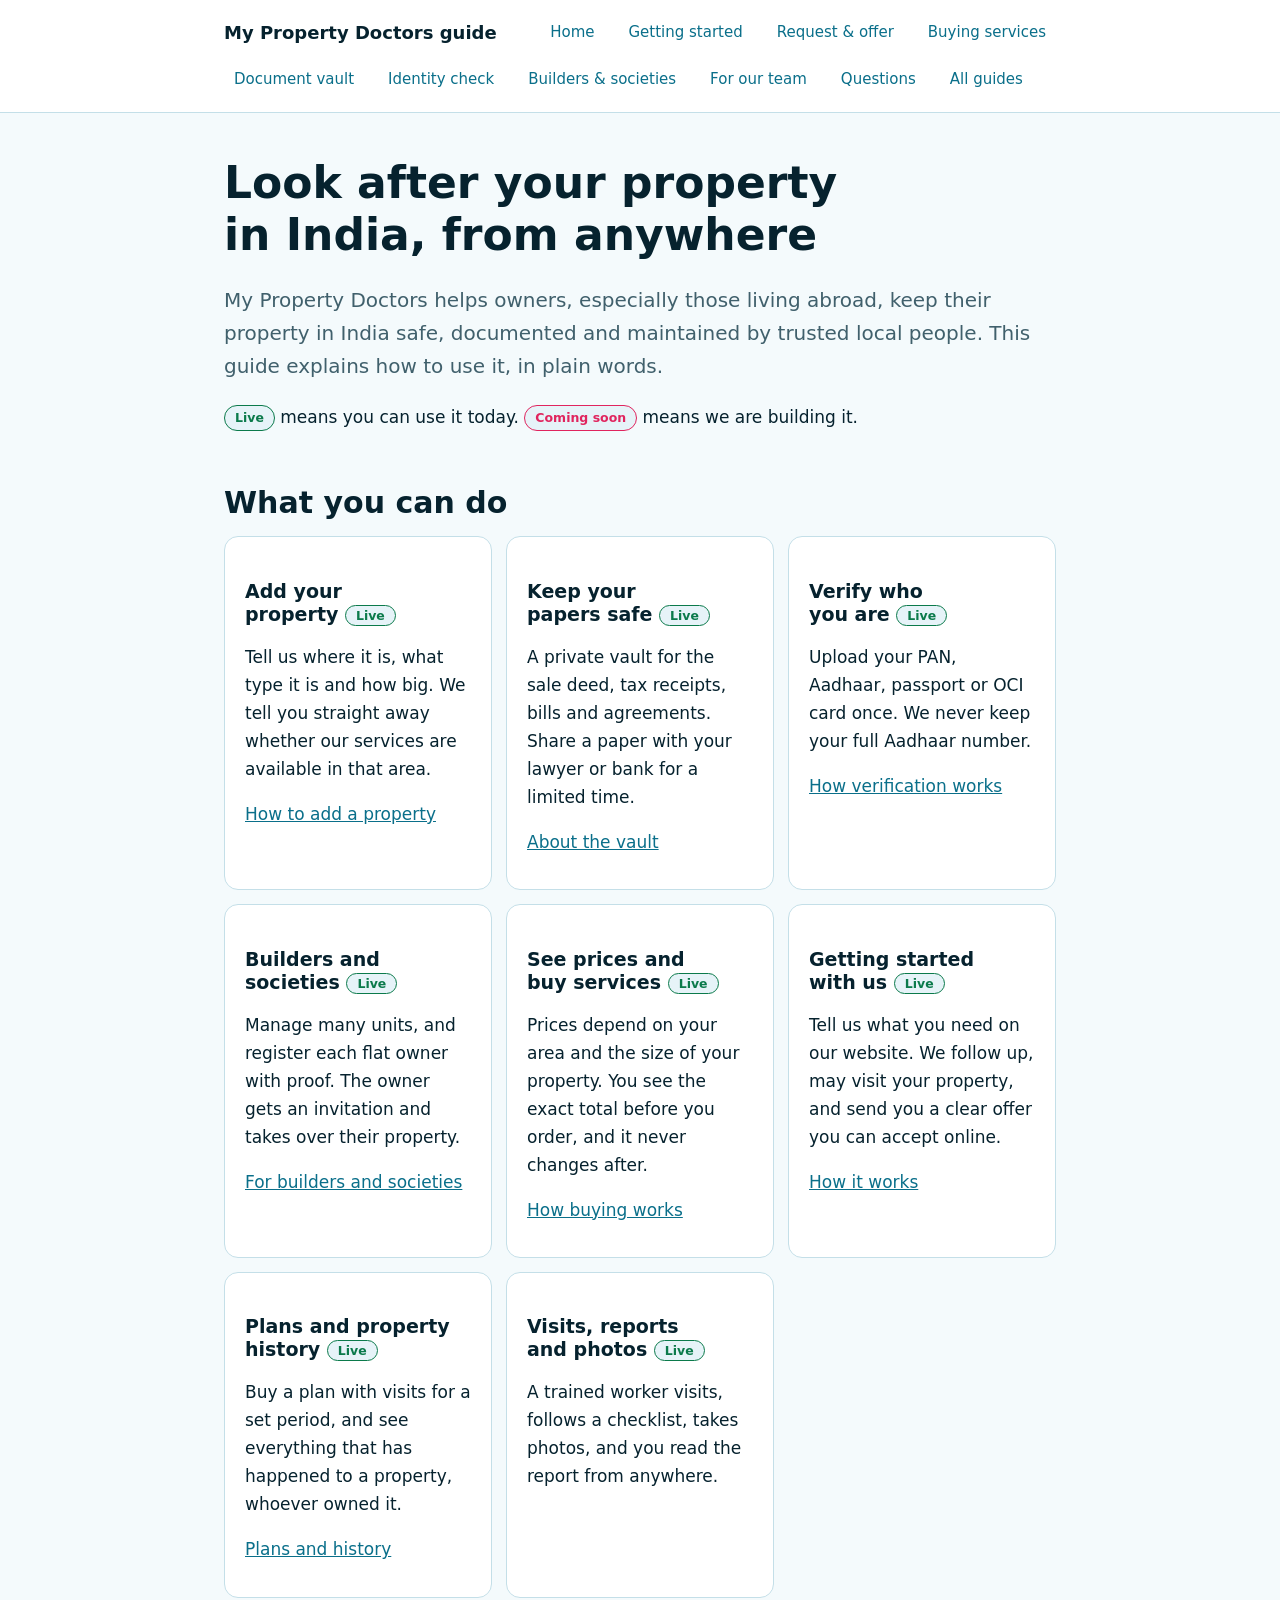
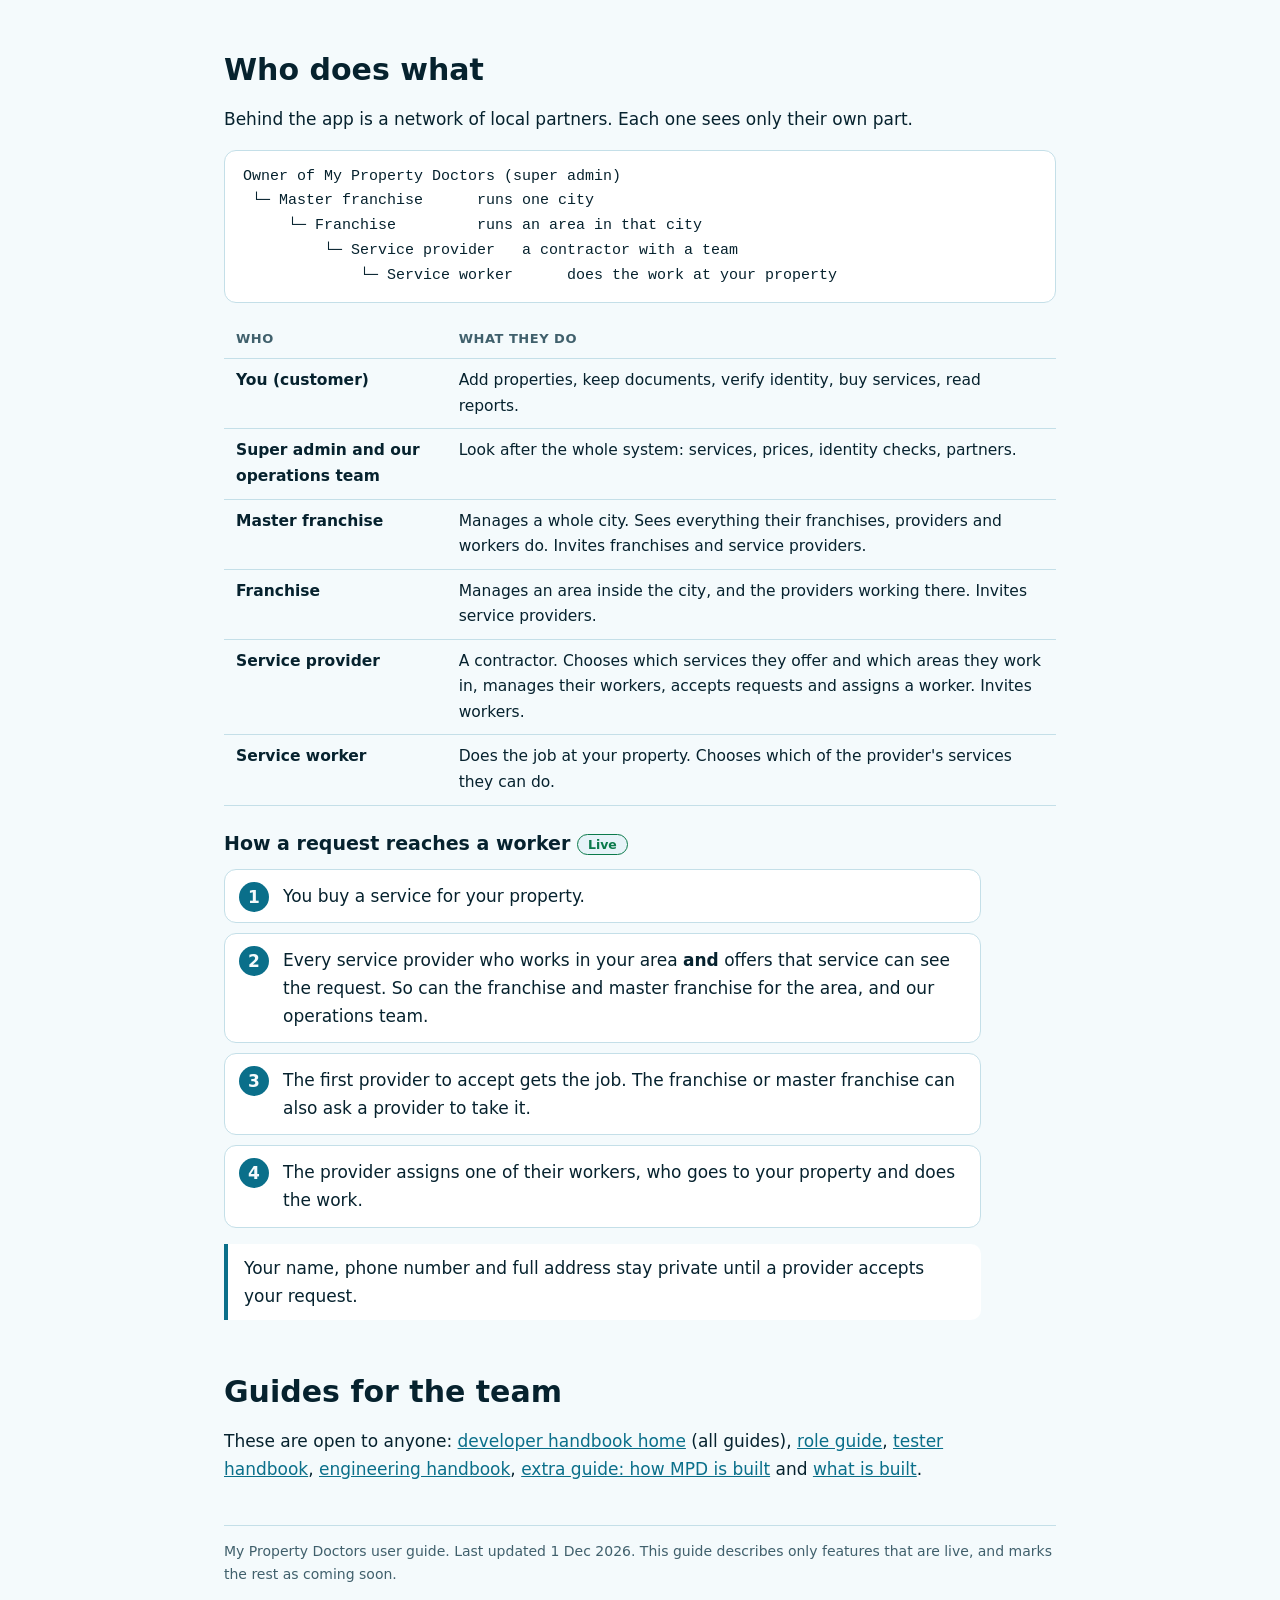
<file: index.html>
<!DOCTYPE html>
<html lang="en">
<head>
<meta charset="utf-8">
<meta name="viewport" content="width=device-width,initial-scale=1">
<title>My Property Doctors: user guide</title>
<link rel="stylesheet" href="assets/style.css">
</head>
<body>
<header class="site"><div class="wrap"><b>My Property Doctors guide</b><a href="index.html">Home</a><a href="pages/getting-started.html">Getting started</a><a href="pages/getting-started-with-us.html">Request &amp; offer</a><a href="pages/buying-services.html">Buying services</a><a href="pages/document-vault.html">Document vault</a><a href="pages/identity-verification.html">Identity check</a><a href="pages/builders-and-societies.html">Builders &amp; societies</a><a href="pages/our-team.html">For our team</a><a href="pages/faq.html">Questions</a><a href="../mpd-handbook-developer/index.html">All guides</a></div></header>
<main class="wrap">
<h1>Look after your property in India, from anywhere</h1>
<p class="lede">My Property Doctors helps owners, especially those living abroad, keep their property in India safe, documented and maintained by trusted local people. This guide explains how to use it, in plain words.</p>
<p><span class="badge live">Live</span> means you can use it today. <span class="badge soon">Coming soon</span> means we are building it.</p>

<h2>What you can do</h2>
<div class="grid">
<div class="card"><h3>Add your property <span class="badge live">Live</span></h3><p>Tell us where it is, what type it is and how big. We tell you straight away whether our services are available in that area.</p><p><a href="pages/getting-started.html">How to add a property</a></p></div>
<div class="card"><h3>Keep your papers safe <span class="badge live">Live</span></h3><p>A private vault for the sale deed, tax receipts, bills and agreements. Share a paper with your lawyer or bank for a limited time.</p><p><a href="pages/document-vault.html">About the vault</a></p></div>
<div class="card"><h3>Verify who you are <span class="badge live">Live</span></h3><p>Upload your PAN, Aadhaar, passport or OCI card once. We never keep your full Aadhaar number.</p><p><a href="pages/identity-verification.html">How verification works</a></p></div>
<div class="card"><h3>Builders and societies <span class="badge live">Live</span></h3><p>Manage many units, and register each flat owner with proof. The owner gets an invitation and takes over their property.</p><p><a href="pages/builders-and-societies.html">For builders and societies</a></p></div>
<div class="card"><h3>See prices and buy services <span class="badge live">Live</span></h3><p>Prices depend on your area and the size of your property. You see the exact total before you order, and it never changes after.</p><p><a href="pages/buying-services.html">How buying works</a></p></div>
<div class="card"><h3>Getting started with us <span class="badge live">Live</span></h3><p>Tell us what you need on our website. We follow up, may visit your property, and send you a clear offer you can accept online.</p><p><a href="pages/getting-started-with-us.html">How it works</a></p></div>
<div class="card"><h3>Plans and property history <span class="badge live">Live</span></h3><p>Buy a plan with visits for a set period, and see everything that has happened to a property, whoever owned it.</p><p><a href="pages/buying-services.html">Plans and history</a></p></div>
<div class="card"><h3>Visits, reports and photos <span class="badge live">Live</span></h3><p>A trained worker visits, follows a checklist, takes photos, and you read the report from anywhere.</p></div>
</div>

<h2>Who does what</h2>
<p>Behind the app is a network of local partners. Each one sees only their own part.</p>
<div class="tree">Owner of My Property Doctors (super admin)
 └─ Master franchise      runs one city
     └─ Franchise         runs an area in that city
         └─ Service provider   a contractor with a team
             └─ Service worker      does the work at your property</div>
<table>
<tr><th>Who</th><th>What they do</th></tr>
<tr><td><b>You (customer)</b></td><td>Add properties, keep documents, verify identity, buy services, read reports.</td></tr>
<tr><td><b>Super admin and our operations team</b></td><td>Look after the whole system: services, prices, identity checks, partners.</td></tr>
<tr><td><b>Master franchise</b></td><td>Manages a whole city. Sees everything their franchises, providers and workers do. Invites franchises and service providers.</td></tr>
<tr><td><b>Franchise</b></td><td>Manages an area inside the city, and the providers working there. Invites service providers.</td></tr>
<tr><td><b>Service provider</b></td><td>A contractor. Chooses which services they offer and which areas they work in, manages their workers, accepts requests and assigns a worker. Invites workers.</td></tr>
<tr><td><b>Service worker</b></td><td>Does the job at your property. Chooses which of the provider's services they can do.</td></tr>
</table>
<h3>How a request reaches a worker <span class="badge live">Live</span></h3>
<ol class="steps">
<li>You buy a service for your property.</li>
<li>Every service provider who works in your area <b>and</b> offers that service can see the request. So can the franchise and master franchise for the area, and our operations team.</li>
<li>The first provider to accept gets the job. The franchise or master franchise can also ask a provider to take it.</li>
<li>The provider assigns one of their workers, who goes to your property and does the work.</li>
</ol>
<p class="tip">Your name, phone number and full address stay private until a provider accepts your request.</p>

<h2>Guides for the team</h2>
<p>These are open to anyone: <a href="../mpd-handbook-developer/index.html">developer handbook home</a> (all guides), <a href="../mpd-handbook-developer/guide/index.html">role guide</a>, <a href="../mpd-handbook-developer/testing/index.html">tester handbook</a>, <a href="../mpd-handbook-developer/engineering/index.html">engineering handbook</a>, <a href="../mpd-handbook-developer/my-guide/index.html">extra guide: how MPD is built</a> and <a href="../mpd-handbook-developer/status.html">what is built</a>.</p>

<footer>My Property Doctors user guide. Last updated 1 Dec 2026. This guide describes only features that are live, and marks the rest as coming soon.</footer>
</main>
</body>
</html>
</file>
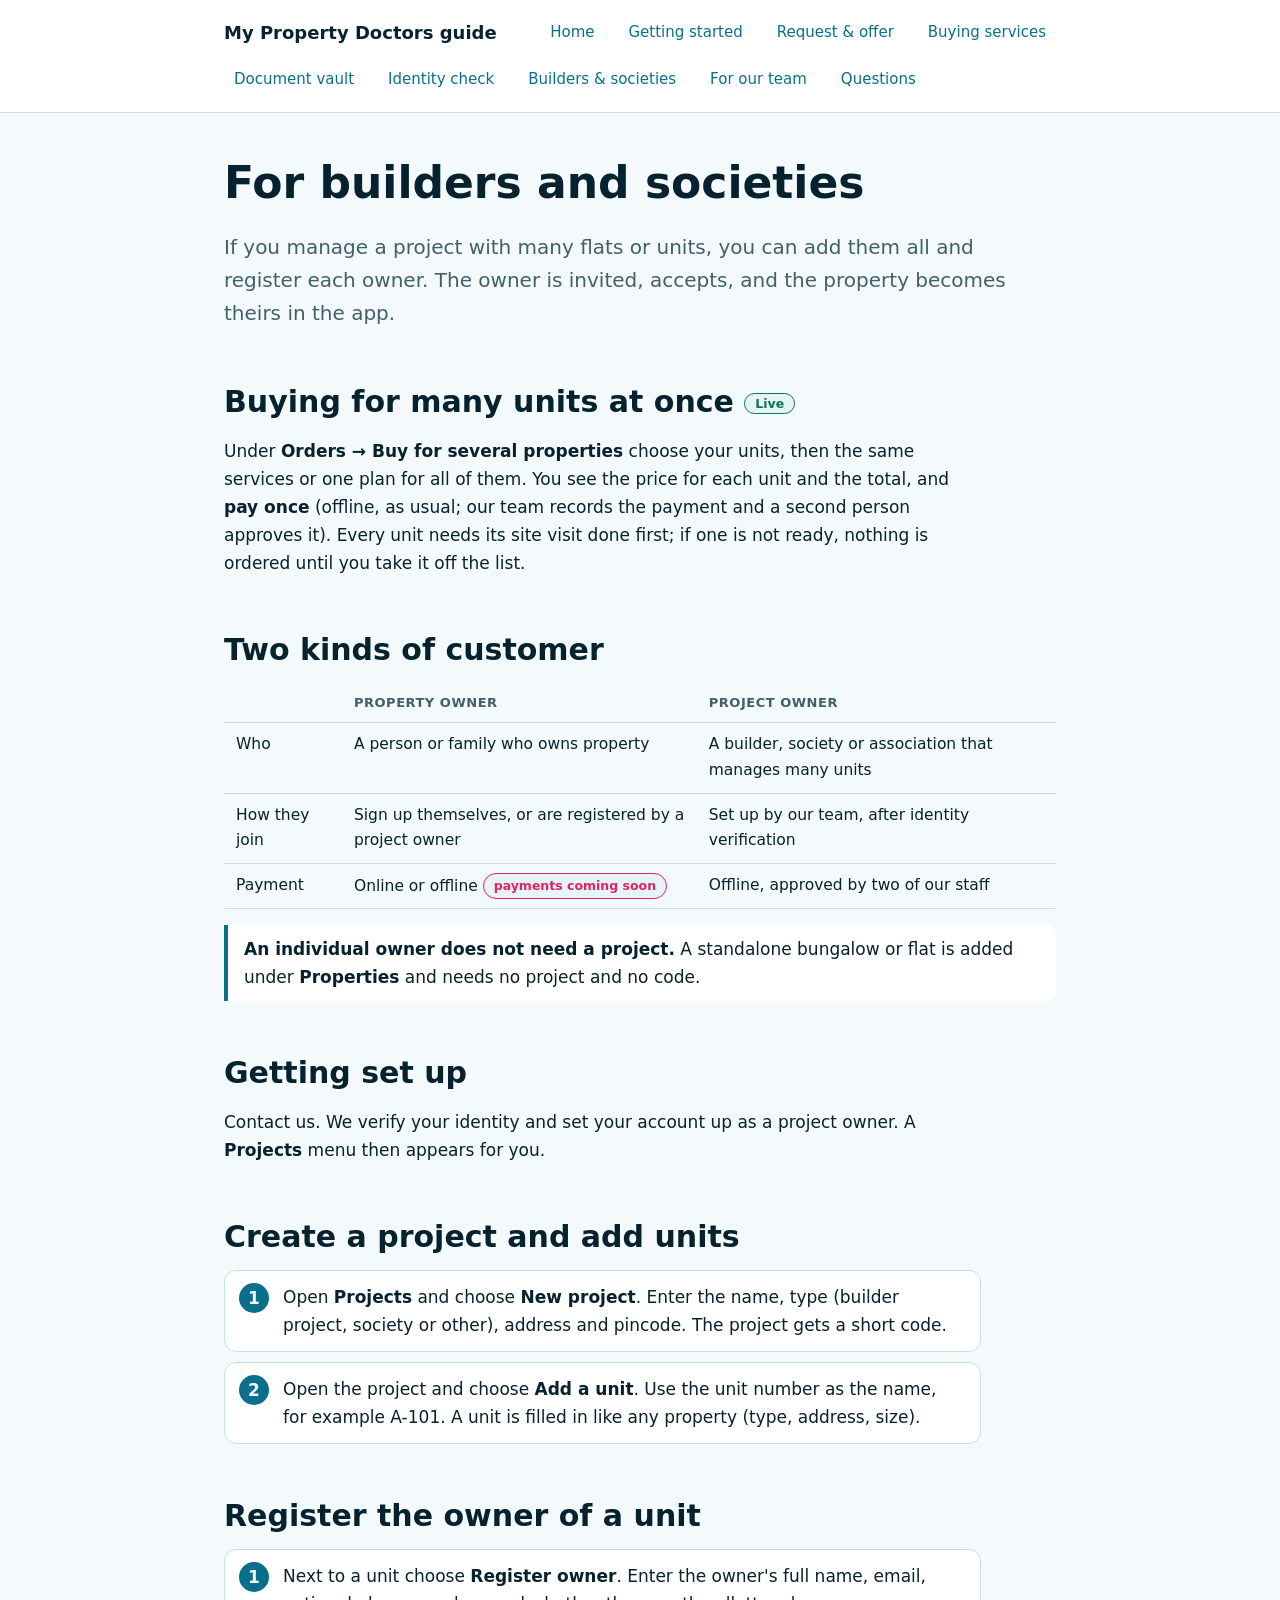
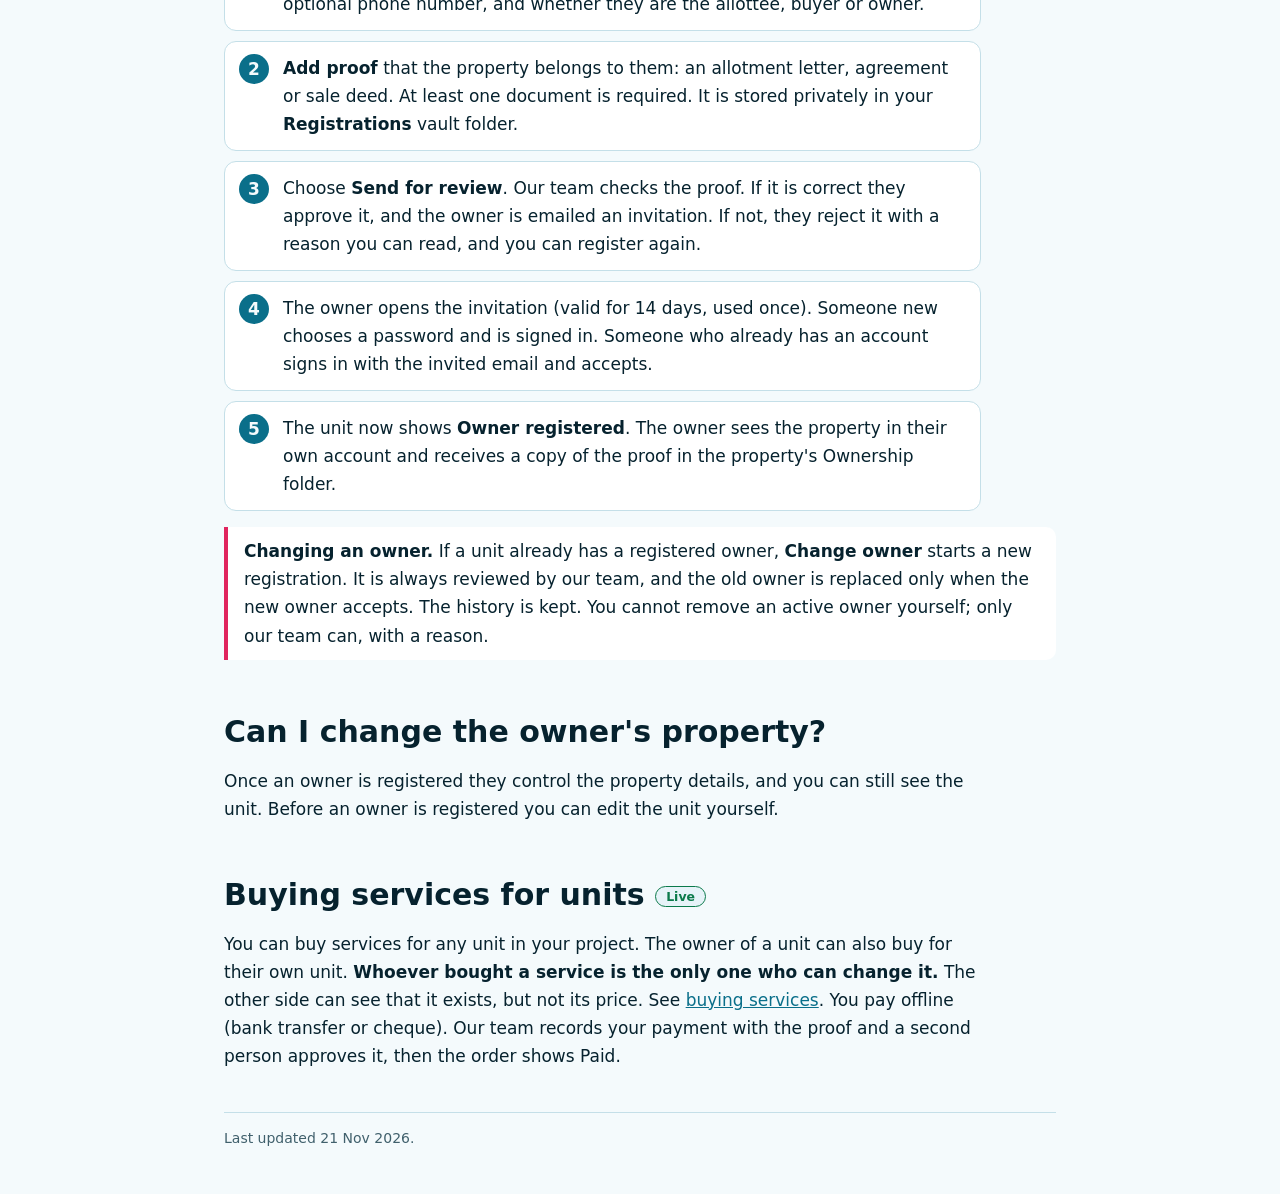
<file: pages/builders-and-societies.html>
<!DOCTYPE html>
<html lang="en">
<head>
<meta charset="utf-8">
<meta name="viewport" content="width=device-width,initial-scale=1">
<title>Builders and societies: My Property Doctors guide</title>
<link rel="stylesheet" href="../assets/style.css">
</head>
<body>
<header class="site"><div class="wrap"><b>My Property Doctors guide</b><a href="../index.html">Home</a><a href="getting-started.html">Getting started</a><a href="getting-started-with-us.html">Request &amp; offer</a><a href="buying-services.html">Buying services</a><a href="document-vault.html">Document vault</a><a href="identity-verification.html">Identity check</a><a href="builders-and-societies.html">Builders &amp; societies</a><a href="our-team.html">For our team</a><a href="faq.html">Questions</a></div></header>
<main class="wrap">
<h1>For builders and societies</h1>
<p class="lede">If you manage a project with many flats or units, you can add them all and register each owner. The owner is invited, accepts, and the property becomes theirs in the app.</p>

<h2>Buying for many units at once <span class="badge live">Live</span></h2>
<p>Under <b>Orders &rarr; Buy for several properties</b> choose your units, then the same services or one plan for all of them. You see the price for each unit and the total, and <b>pay once</b> (offline, as usual; our team records the payment and a second person approves it). Every unit needs its site visit done first; if one is not ready, nothing is ordered until you take it off the list.</p>

<h2>Two kinds of customer</h2>
<table>
<tr><th></th><th>Property owner</th><th>Project owner</th></tr>
<tr><td>Who</td><td>A person or family who owns property</td><td>A builder, society or association that manages many units</td></tr>
<tr><td>How they join</td><td>Sign up themselves, or are registered by a project owner</td><td>Set up by our team, after identity verification</td></tr>
<tr><td>Payment</td><td>Online or offline <span class="badge soon">payments coming soon</span></td><td>Offline, approved by two of our staff</td></tr>
</table>
<div class="tip"><b>An individual owner does not need a project.</b> A standalone bungalow or flat is added under <b>Properties</b> and needs no project and no code.</div>

<h2>Getting set up</h2>
<p>Contact us. We verify your identity and set your account up as a project owner. A <b>Projects</b> menu then appears for you.</p>

<h2>Create a project and add units</h2>
<ol class="steps">
<li>Open <b>Projects</b> and choose <b>New project</b>. Enter the name, type (builder project, society or other), address and pincode. The project gets a short code.</li>
<li>Open the project and choose <b>Add a unit</b>. Use the unit number as the name, for example A-101. A unit is filled in like any property (type, address, size).</li>
</ol>

<h2>Register the owner of a unit</h2>
<ol class="steps">
<li>Next to a unit choose <b>Register owner</b>. Enter the owner's full name, email, optional phone number, and whether they are the allottee, buyer or owner.</li>
<li><b>Add proof</b> that the property belongs to them: an allotment letter, agreement or sale deed. At least one document is required. It is stored privately in your <b>Registrations</b> vault folder.</li>
<li>Choose <b>Send for review</b>. Our team checks the proof. If it is correct they approve it, and the owner is emailed an invitation. If not, they reject it with a reason you can read, and you can register again.</li>
<li>The owner opens the invitation (valid for 14 days, used once). Someone new chooses a password and is signed in. Someone who already has an account signs in with the invited email and accepts.</li>
<li>The unit now shows <b>Owner registered</b>. The owner sees the property in their own account and receives a copy of the proof in the property's Ownership folder.</li>
</ol>
<div class="tip warn"><b>Changing an owner.</b> If a unit already has a registered owner, <b>Change owner</b> starts a new registration. It is always reviewed by our team, and the old owner is replaced only when the new owner accepts. The history is kept. You cannot remove an active owner yourself; only our team can, with a reason.</div>

<h2>Can I change the owner's property?</h2>
<p>Once an owner is registered they control the property details, and you can still see the unit. Before an owner is registered you can edit the unit yourself.</p>

<h2>Buying services for units <span class="badge live">Live</span></h2>
<p>You can buy services for any unit in your project. The owner of a unit can also buy for their own unit. <b>Whoever bought a service is the only one who can change it.</b> The other side can see that it exists, but not its price. See <a href="buying-services.html">buying services</a>. You pay offline (bank transfer or cheque). Our team records your payment with the proof and a second person approves it, then the order shows Paid.</p>
<footer>Last updated 21 Nov 2026.</footer>
</main>
</body>
</html>
</file>
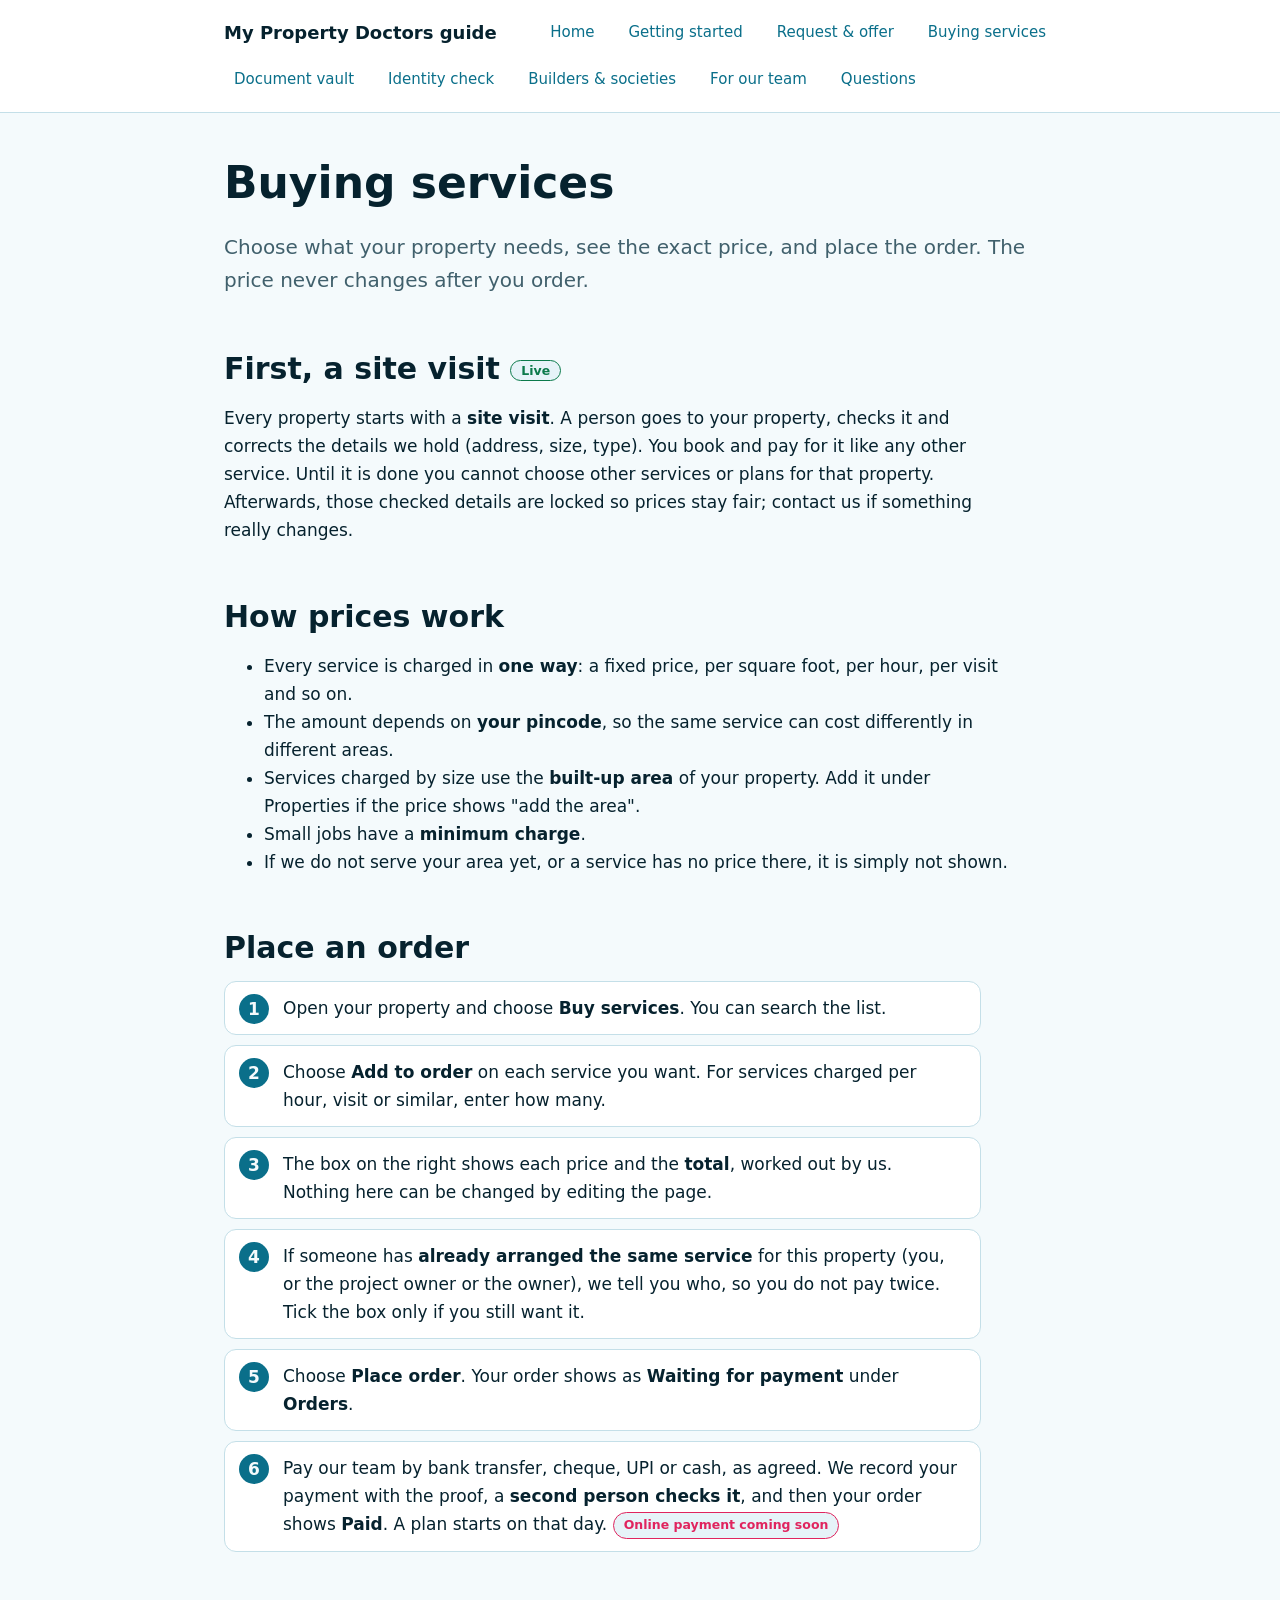
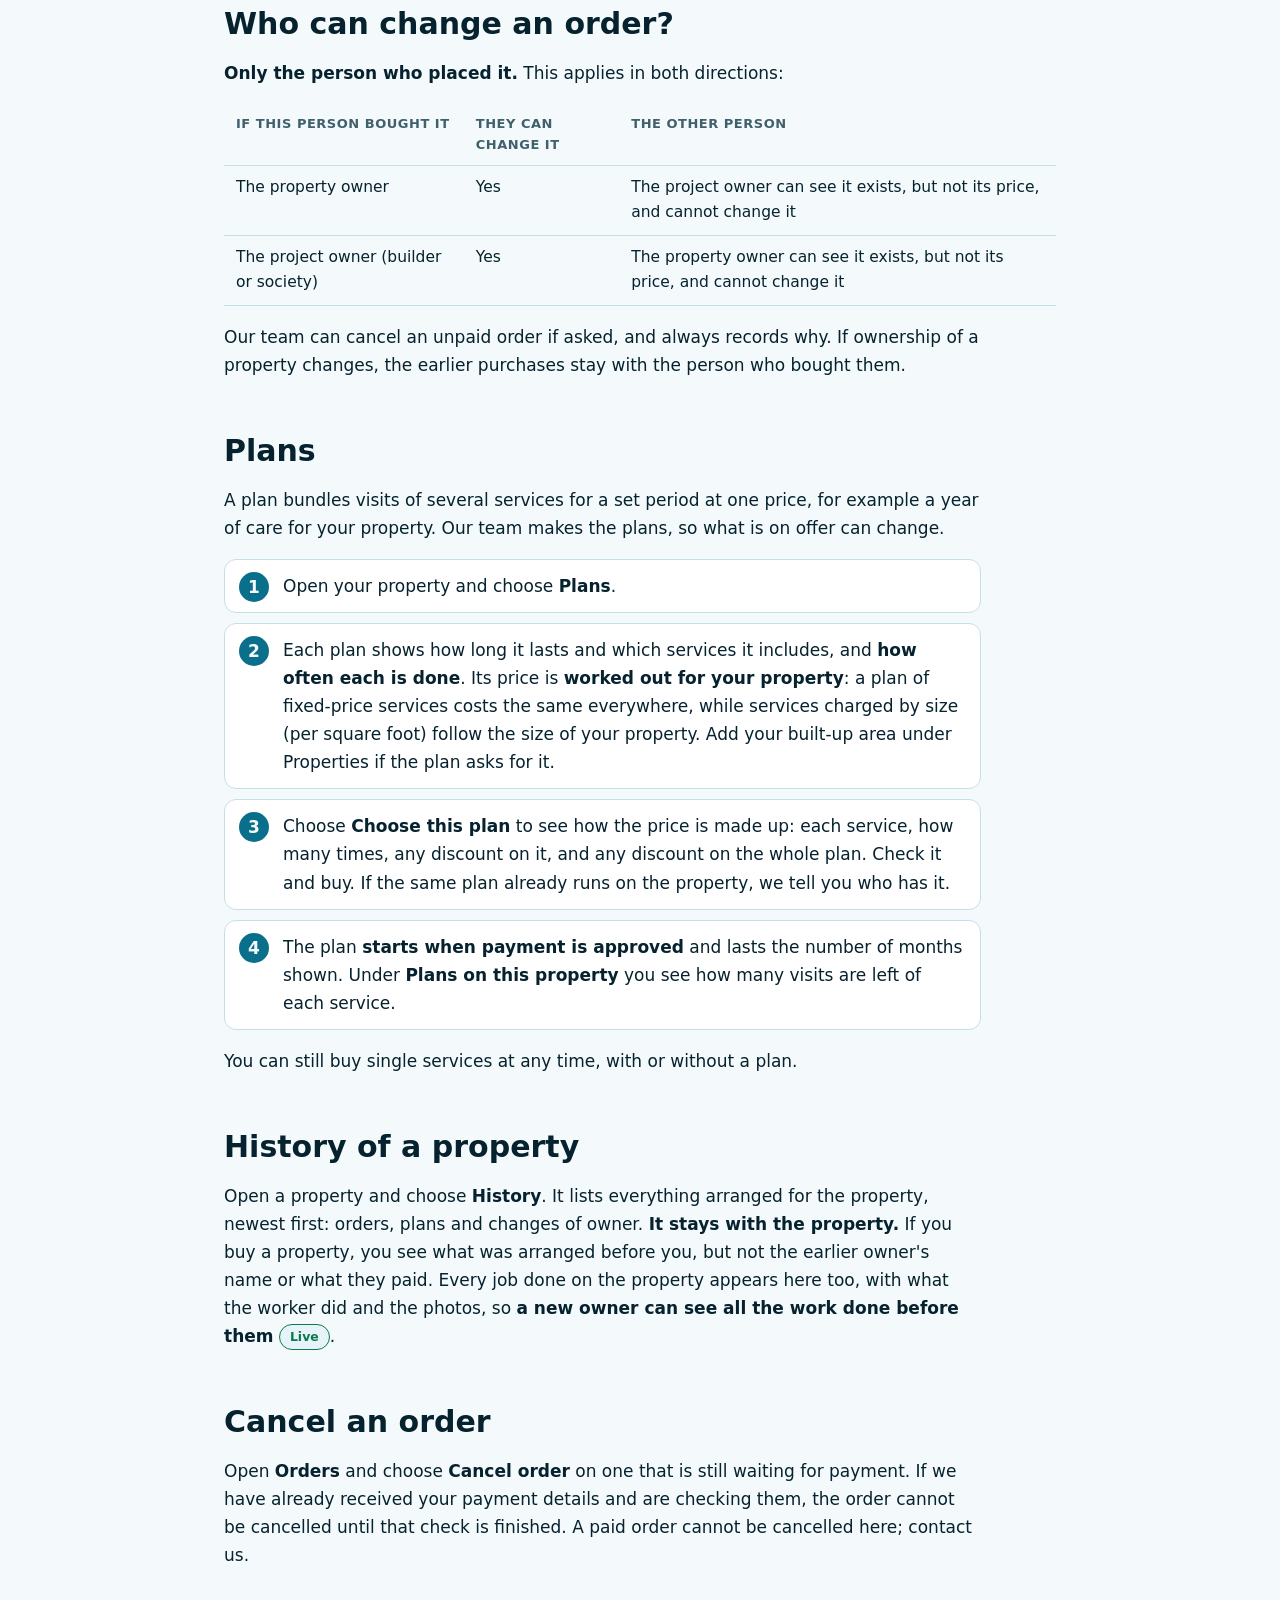
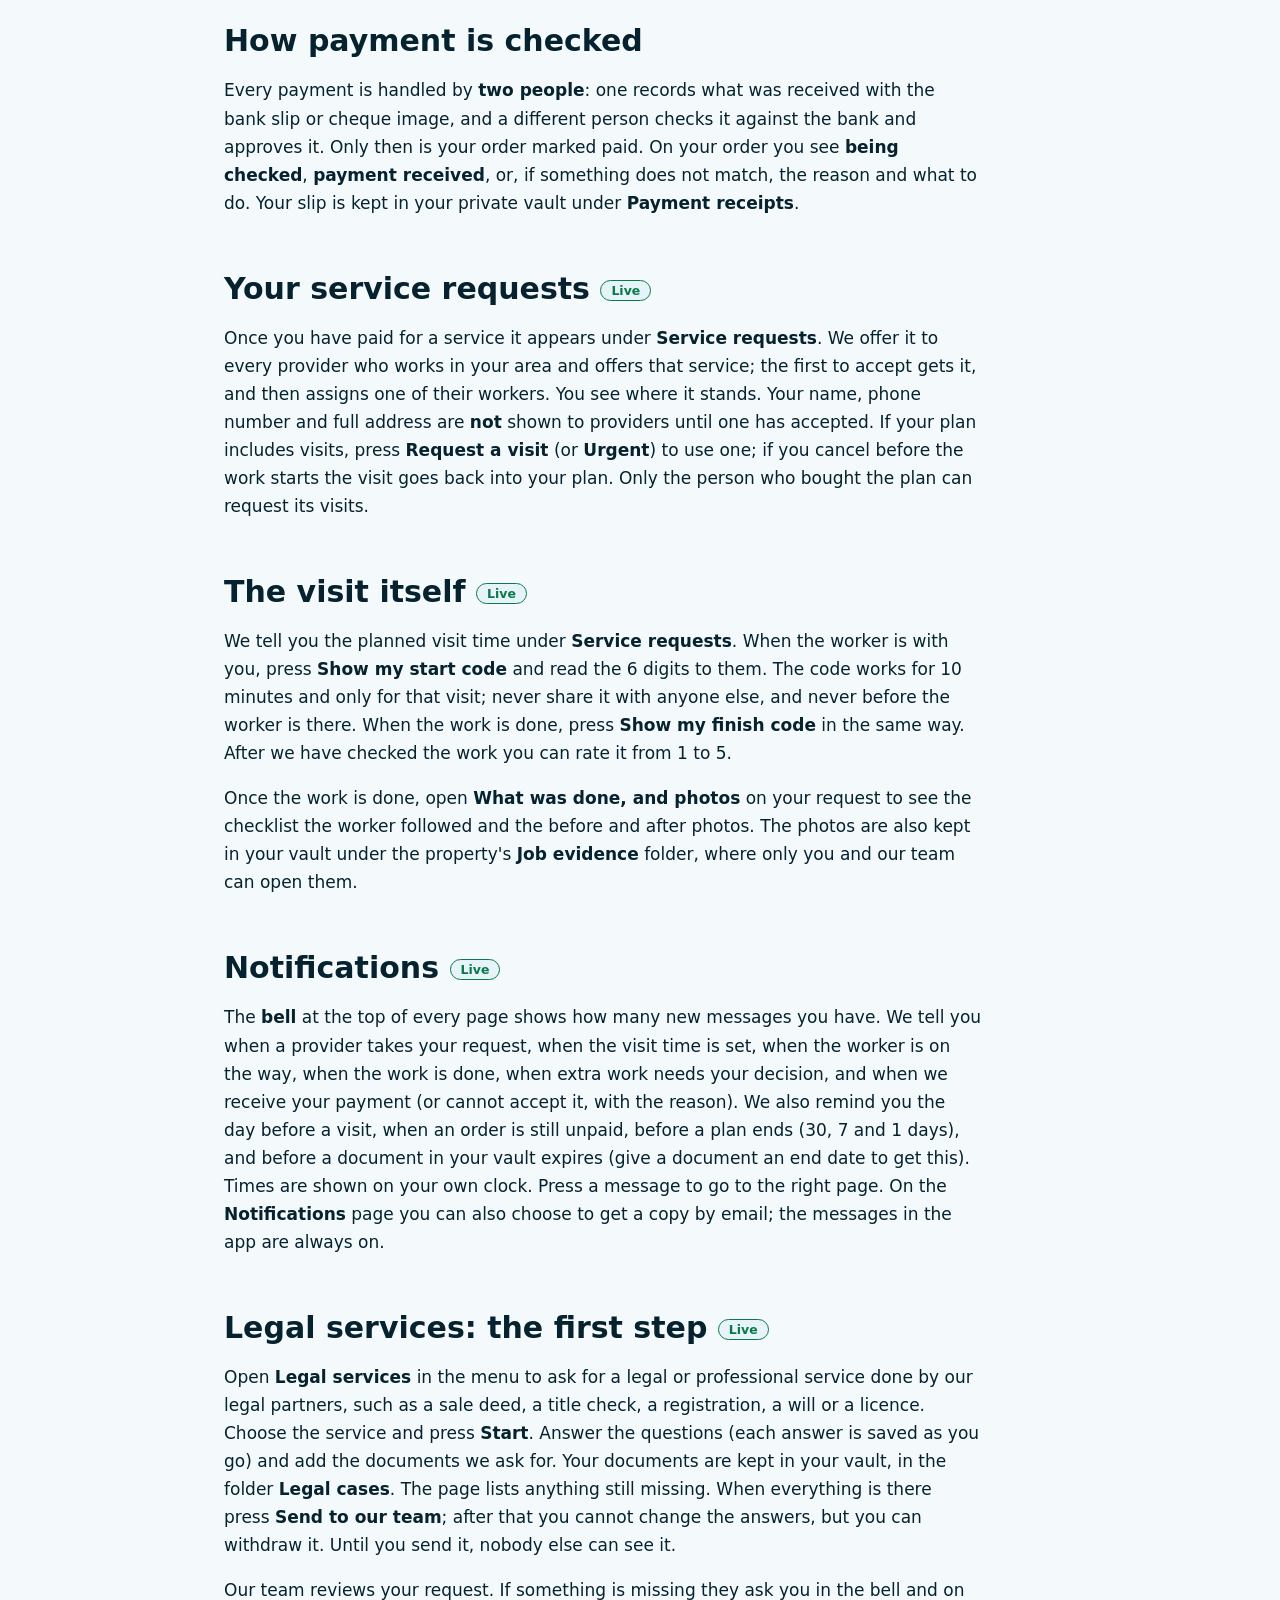
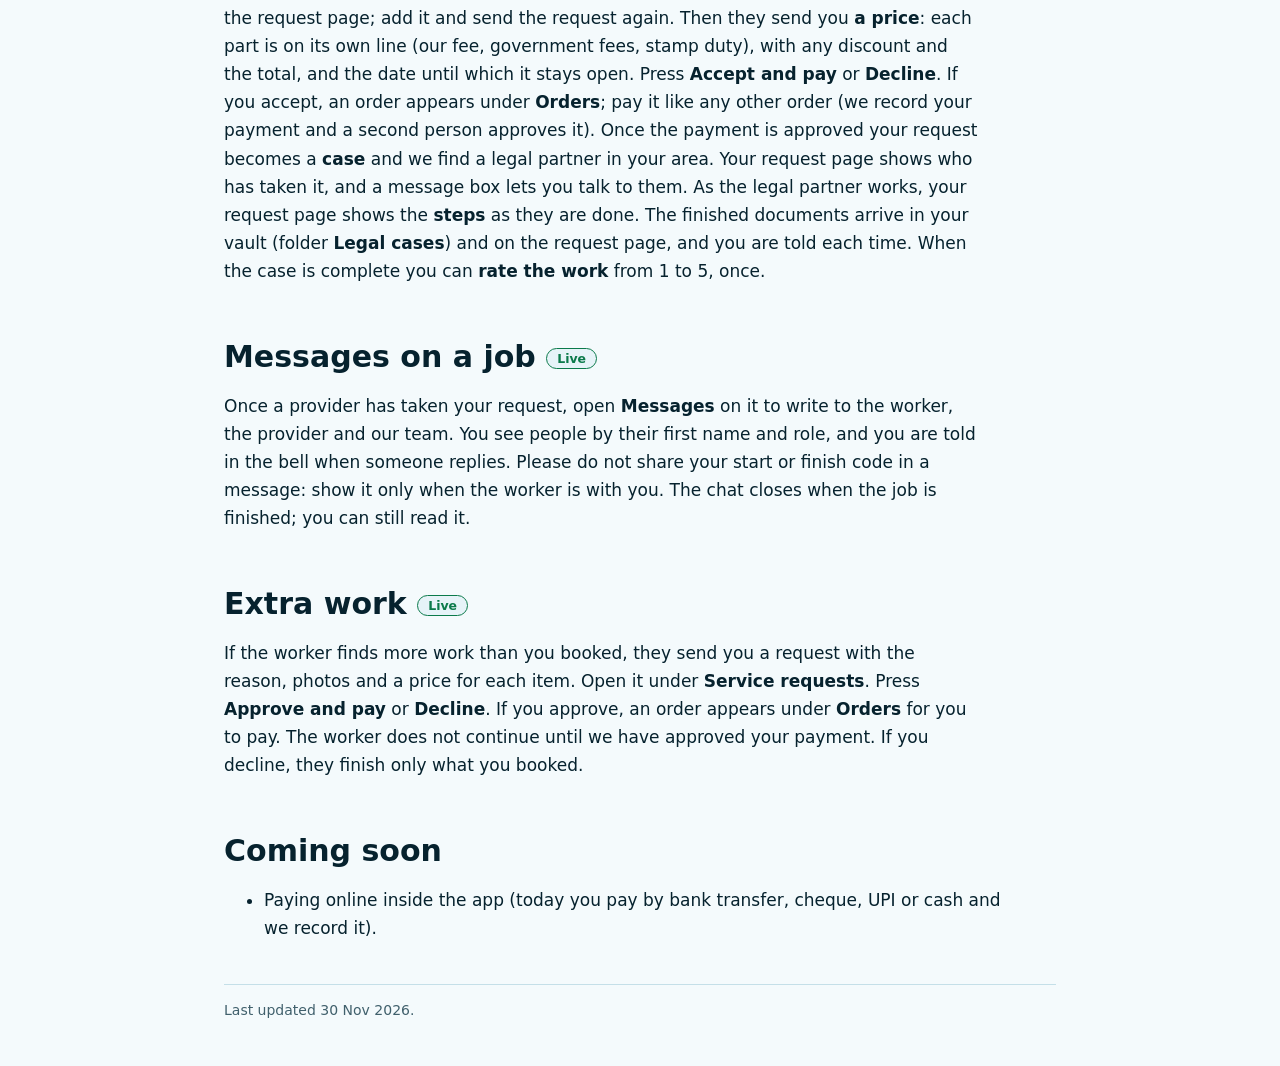
<file: pages/buying-services.html>
<!DOCTYPE html>
<html lang="en">
<head>
<meta charset="utf-8">
<meta name="viewport" content="width=device-width,initial-scale=1">
<title>Buying services: My Property Doctors guide</title>
<link rel="stylesheet" href="../assets/style.css">
</head>
<body>
<header class="site"><div class="wrap"><b>My Property Doctors guide</b><a href="../index.html">Home</a><a href="getting-started.html">Getting started</a><a href="getting-started-with-us.html">Request &amp; offer</a><a href="buying-services.html">Buying services</a><a href="document-vault.html">Document vault</a><a href="identity-verification.html">Identity check</a><a href="builders-and-societies.html">Builders &amp; societies</a><a href="our-team.html">For our team</a><a href="faq.html">Questions</a></div></header>
<main class="wrap">
<h1>Buying services</h1>
<p class="lede">Choose what your property needs, see the exact price, and place the order. The price never changes after you order.</p>

<h2>First, a site visit <span class="badge live">Live</span></h2>
<p>Every property starts with a <b>site visit</b>. A person goes to your property, checks it and corrects the details we hold (address, size, type). You book and pay for it like any other service. Until it is done you cannot choose other services or plans for that property. Afterwards, those checked details are locked so prices stay fair; contact us if something really changes.</p>

<h2>How prices work</h2>
<ul>
<li>Every service is charged in <b>one way</b>: a fixed price, per square foot, per hour, per visit and so on.</li>
<li>The amount depends on <b>your pincode</b>, so the same service can cost differently in different areas.</li>
<li>Services charged by size use the <b>built-up area</b> of your property. Add it under Properties if the price shows "add the area".</li>
<li>Small jobs have a <b>minimum charge</b>.</li>
<li>If we do not serve your area yet, or a service has no price there, it is simply not shown.</li>
</ul>

<h2>Place an order</h2>
<ol class="steps">
<li>Open your property and choose <b>Buy services</b>. You can search the list.</li>
<li>Choose <b>Add to order</b> on each service you want. For services charged per hour, visit or similar, enter how many.</li>
<li>The box on the right shows each price and the <b>total</b>, worked out by us. Nothing here can be changed by editing the page.</li>
<li>If someone has <b>already arranged the same service</b> for this property (you, or the project owner or the owner), we tell you who, so you do not pay twice. Tick the box only if you still want it.</li>
<li>Choose <b>Place order</b>. Your order shows as <b>Waiting for payment</b> under <b>Orders</b>.</li>
<li>Pay our team by bank transfer, cheque, UPI or cash, as agreed. We record your payment with the proof, a <b>second person checks it</b>, and then your order shows <b>Paid</b>. A plan starts on that day. <span class="badge soon">Online payment coming soon</span></li>
</ol>

<h2>Who can change an order?</h2>
<p><b>Only the person who placed it.</b> This applies in both directions:</p>
<table>
<tr><th>If this person bought it</th><th>They can change it</th><th>The other person</th></tr>
<tr><td>The property owner</td><td>Yes</td><td>The project owner can see it exists, but not its price, and cannot change it</td></tr>
<tr><td>The project owner (builder or society)</td><td>Yes</td><td>The property owner can see it exists, but not its price, and cannot change it</td></tr>
</table>
<p>Our team can cancel an unpaid order if asked, and always records why. If ownership of a property changes, the earlier purchases stay with the person who bought them.</p>

<h2>Plans</h2>
<p>A plan bundles visits of several services for a set period at one price, for example a year of care for your property. Our team makes the plans, so what is on offer can change.</p>
<ol class="steps">
<li>Open your property and choose <b>Plans</b>.</li>
<li>Each plan shows how long it lasts and which services it includes, and <b>how often each is done</b>. Its price is <b>worked out for your property</b>: a plan of fixed-price services costs the same everywhere, while services charged by size (per square foot) follow the size of your property. Add your built-up area under Properties if the plan asks for it.</li>
<li>Choose <b>Choose this plan</b> to see how the price is made up: each service, how many times, any discount on it, and any discount on the whole plan. Check it and buy. If the same plan already runs on the property, we tell you who has it.</li>
<li>The plan <b>starts when payment is approved</b> and lasts the number of months shown. Under <b>Plans on this property</b> you see how many visits are left of each service.</li>
</ol>
<p>You can still buy single services at any time, with or without a plan.</p>

<h2>History of a property</h2>
<p>Open a property and choose <b>History</b>. It lists everything arranged for the property, newest first: orders, plans and changes of owner. <b>It stays with the property.</b> If you buy a property, you see what was arranged before you, but not the earlier owner's name or what they paid. Every job done on the property appears here too, with what the worker did and the photos, so <b>a new owner can see all the work done before them</b> <span class="badge live">Live</span>.</p>

<h2>Cancel an order</h2>
<p>Open <b>Orders</b> and choose <b>Cancel order</b> on one that is still waiting for payment. If we have already received your payment details and are checking them, the order cannot be cancelled until that check is finished. A paid order cannot be cancelled here; contact us.</p>

<h2>How payment is checked</h2>
<p>Every payment is handled by <b>two people</b>: one records what was received with the bank slip or cheque image, and a different person checks it against the bank and approves it. Only then is your order marked paid. On your order you see <b>being checked</b>, <b>payment received</b>, or, if something does not match, the reason and what to do. Your slip is kept in your private vault under <b>Payment receipts</b>.

<h2>Your service requests <span class="badge live">Live</span></h2>
<p>Once you have paid for a service it appears under <b>Service requests</b>. We offer it to every provider who works in your area and offers that service; the first to accept gets it, and then assigns one of their workers. You see where it stands. Your name, phone number and full address are <b>not</b> shown to providers until one has accepted. If your plan includes visits, press <b>Request a visit</b> (or <b>Urgent</b>) to use one; if you cancel before the work starts the visit goes back into your plan. Only the person who bought the plan can request its visits.</p>

<h2>The visit itself <span class="badge live">Live</span></h2>
<p>We tell you the planned visit time under <b>Service requests</b>. When the worker is with you, press <b>Show my start code</b> and read the 6 digits to them. The code works for 10 minutes and only for that visit; never share it with anyone else, and never before the worker is there. When the work is done, press <b>Show my finish code</b> in the same way. After we have checked the work you can rate it from 1 to 5.</p>
<p>Once the work is done, open <b>What was done, and photos</b> on your request to see the checklist the worker followed and the before and after photos. The photos are also kept in your vault under the property's <b>Job evidence</b> folder, where only you and our team can open them.</p>

<h2>Notifications <span class="badge live">Live</span></h2>
<p>The <b>bell</b> at the top of every page shows how many new messages you have. We tell you when a provider takes your request, when the visit time is set, when the worker is on the way, when the work is done, when extra work needs your decision, and when we receive your payment (or cannot accept it, with the reason). We also remind you the day before a visit, when an order is still unpaid, before a plan ends (30, 7 and 1 days), and before a document in your vault expires (give a document an end date to get this). Times are shown on your own clock. Press a message to go to the right page. On the <b>Notifications</b> page you can also choose to get a copy by email; the messages in the app are always on.</p>

<h2>Legal services: the first step <span class="badge live">Live</span></h2>
<p>Open <b>Legal services</b> in the menu to ask for a legal or professional service done by our legal partners, such as a sale deed, a title check, a registration, a will or a licence. Choose the service and press <b>Start</b>. Answer the questions (each answer is saved as you go) and add the documents we ask for. Your documents are kept in your vault, in the folder <b>Legal cases</b>. The page lists anything still missing. When everything is there press <b>Send to our team</b>; after that you cannot change the answers, but you can withdraw it. Until you send it, nobody else can see it.</p>
<p>Our team reviews your request. If something is missing they ask you in the bell and on the request page; add it and send the request again. Then they send you <b>a price</b>: each part is on its own line (our fee, government fees, stamp duty), with any discount and the total, and the date until which it stays open. Press <b>Accept and pay</b> or <b>Decline</b>. If you accept, an order appears under <b>Orders</b>; pay it like any other order (we record your payment and a second person approves it). Once the payment is approved your request becomes a <b>case</b> and we find a legal partner in your area. Your request page shows who has taken it, and a message box lets you talk to them. As the legal partner works, your request page shows the <b>steps</b> as they are done. The finished documents arrive in your vault (folder <b>Legal cases</b>) and on the request page, and you are told each time. When the case is complete you can <b>rate the work</b> from 1 to 5, once.</p>

<h2>Messages on a job <span class="badge live">Live</span></h2>
<p>Once a provider has taken your request, open <b>Messages</b> on it to write to the worker, the provider and our team. You see people by their first name and role, and you are told in the bell when someone replies. Please do not share your start or finish code in a message: show it only when the worker is with you. The chat closes when the job is finished; you can still read it.</p>

<h2>Extra work <span class="badge live">Live</span></h2>
<p>If the worker finds more work than you booked, they send you a request with the reason, photos and a price for each item. Open it under <b>Service requests</b>. Press <b>Approve and pay</b> or <b>Decline</b>. If you approve, an order appears under <b>Orders</b> for you to pay. The worker does not continue until we have approved your payment. If you decline, they finish only what you booked.</p>

<h2>Coming soon</h2>
<ul>
<li>Paying online inside the app (today you pay by bank transfer, cheque, UPI or cash and we record it).</li>
</ul>
<footer>Last updated 30 Nov 2026.</footer>
</main>
</body>
</html>
</file>
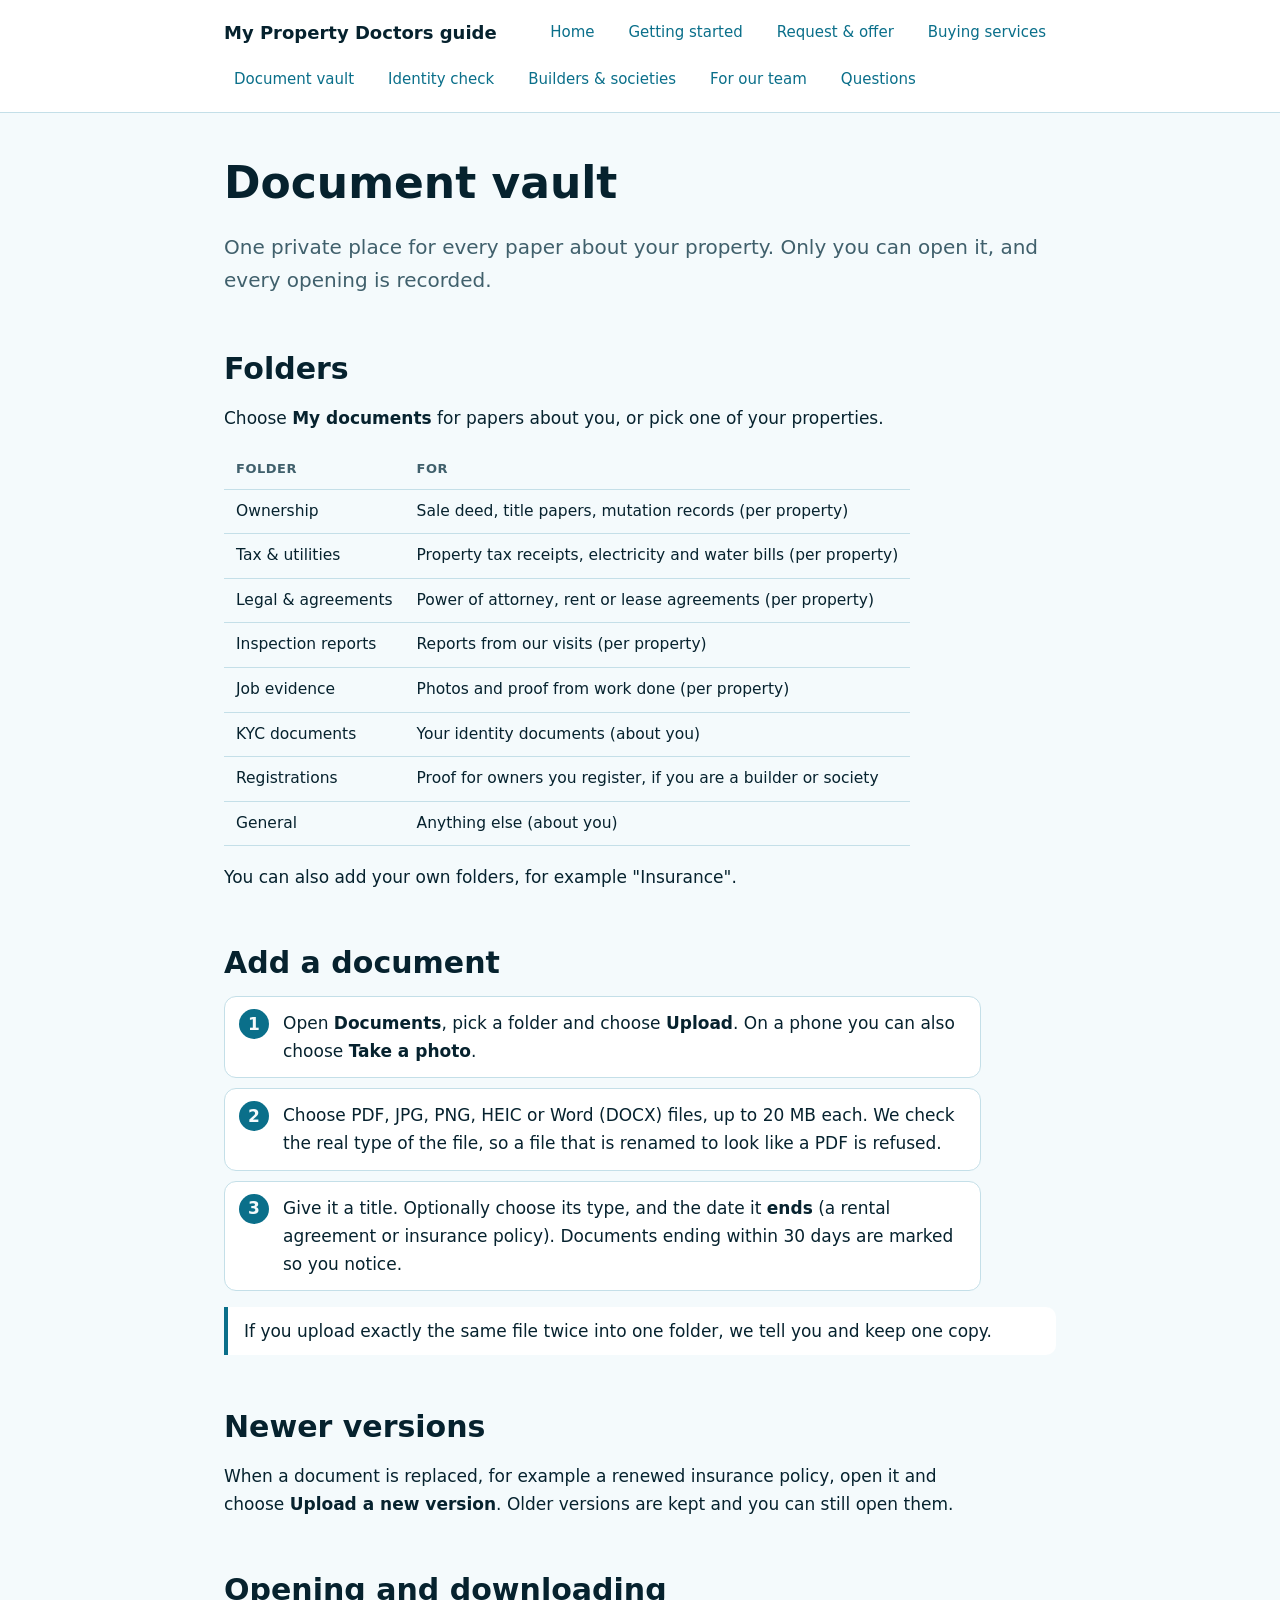
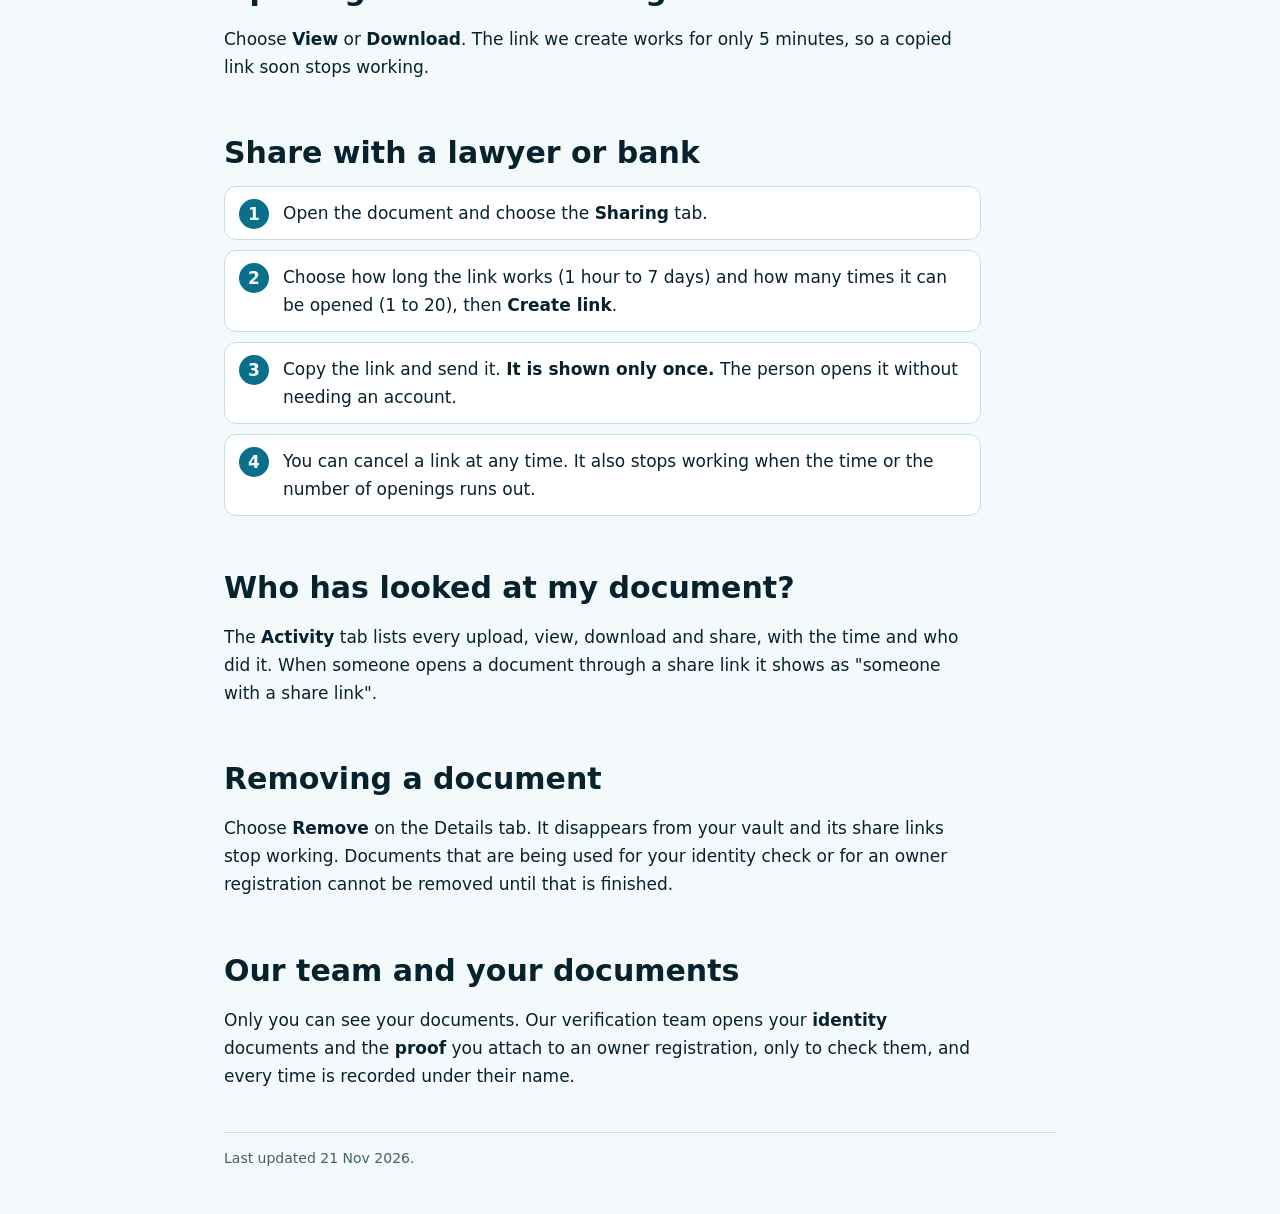
<file: pages/document-vault.html>
<!DOCTYPE html>
<html lang="en">
<head>
<meta charset="utf-8">
<meta name="viewport" content="width=device-width,initial-scale=1">
<title>Document vault: My Property Doctors guide</title>
<link rel="stylesheet" href="../assets/style.css">
</head>
<body>
<header class="site"><div class="wrap"><b>My Property Doctors guide</b><a href="../index.html">Home</a><a href="getting-started.html">Getting started</a><a href="getting-started-with-us.html">Request &amp; offer</a><a href="buying-services.html">Buying services</a><a href="document-vault.html">Document vault</a><a href="identity-verification.html">Identity check</a><a href="builders-and-societies.html">Builders &amp; societies</a><a href="our-team.html">For our team</a><a href="faq.html">Questions</a></div></header>
<main class="wrap">
<h1>Document vault</h1>
<p class="lede">One private place for every paper about your property. Only you can open it, and every opening is recorded.</p>

<h2>Folders</h2>
<p>Choose <b>My documents</b> for papers about you, or pick one of your properties.</p>
<table>
<tr><th>Folder</th><th>For</th></tr>
<tr><td>Ownership</td><td>Sale deed, title papers, mutation records (per property)</td></tr>
<tr><td>Tax &amp; utilities</td><td>Property tax receipts, electricity and water bills (per property)</td></tr>
<tr><td>Legal &amp; agreements</td><td>Power of attorney, rent or lease agreements (per property)</td></tr>
<tr><td>Inspection reports</td><td>Reports from our visits (per property)</td></tr>
<tr><td>Job evidence</td><td>Photos and proof from work done (per property)</td></tr>
<tr><td>KYC documents</td><td>Your identity documents (about you)</td></tr>
<tr><td>Registrations</td><td>Proof for owners you register, if you are a builder or society</td></tr>
<tr><td>General</td><td>Anything else (about you)</td></tr>
</table>
<p>You can also add your own folders, for example "Insurance".</p>

<h2>Add a document</h2>
<ol class="steps">
<li>Open <b>Documents</b>, pick a folder and choose <b>Upload</b>. On a phone you can also choose <b>Take a photo</b>.</li>
<li>Choose PDF, JPG, PNG, HEIC or Word (DOCX) files, up to 20 MB each. We check the real type of the file, so a file that is renamed to look like a PDF is refused.</li>
<li>Give it a title. Optionally choose its type, and the date it <b>ends</b> (a rental agreement or insurance policy). Documents ending within 30 days are marked so you notice.</li>
</ol>
<div class="tip">If you upload exactly the same file twice into one folder, we tell you and keep one copy.</div>

<h2>Newer versions</h2>
<p>When a document is replaced, for example a renewed insurance policy, open it and choose <b>Upload a new version</b>. Older versions are kept and you can still open them.</p>

<h2>Opening and downloading</h2>
<p>Choose <b>View</b> or <b>Download</b>. The link we create works for only 5 minutes, so a copied link soon stops working.</p>

<h2>Share with a lawyer or bank</h2>
<ol class="steps">
<li>Open the document and choose the <b>Sharing</b> tab.</li>
<li>Choose how long the link works (1 hour to 7 days) and how many times it can be opened (1 to 20), then <b>Create link</b>.</li>
<li>Copy the link and send it. <b>It is shown only once.</b> The person opens it without needing an account.</li>
<li>You can cancel a link at any time. It also stops working when the time or the number of openings runs out.</li>
</ol>

<h2>Who has looked at my document?</h2>
<p>The <b>Activity</b> tab lists every upload, view, download and share, with the time and who did it. When someone opens a document through a share link it shows as "someone with a share link".</p>

<h2>Removing a document</h2>
<p>Choose <b>Remove</b> on the Details tab. It disappears from your vault and its share links stop working. Documents that are being used for your identity check or for an owner registration cannot be removed until that is finished.</p>

<h2>Our team and your documents</h2>
<p>Only you can see your documents. Our verification team opens your <b>identity</b> documents and the <b>proof</b> you attach to an owner registration, only to check them, and every time is recorded under their name.</p>
<footer>Last updated 21 Nov 2026.</footer>
</main>
</body>
</html>
</file>
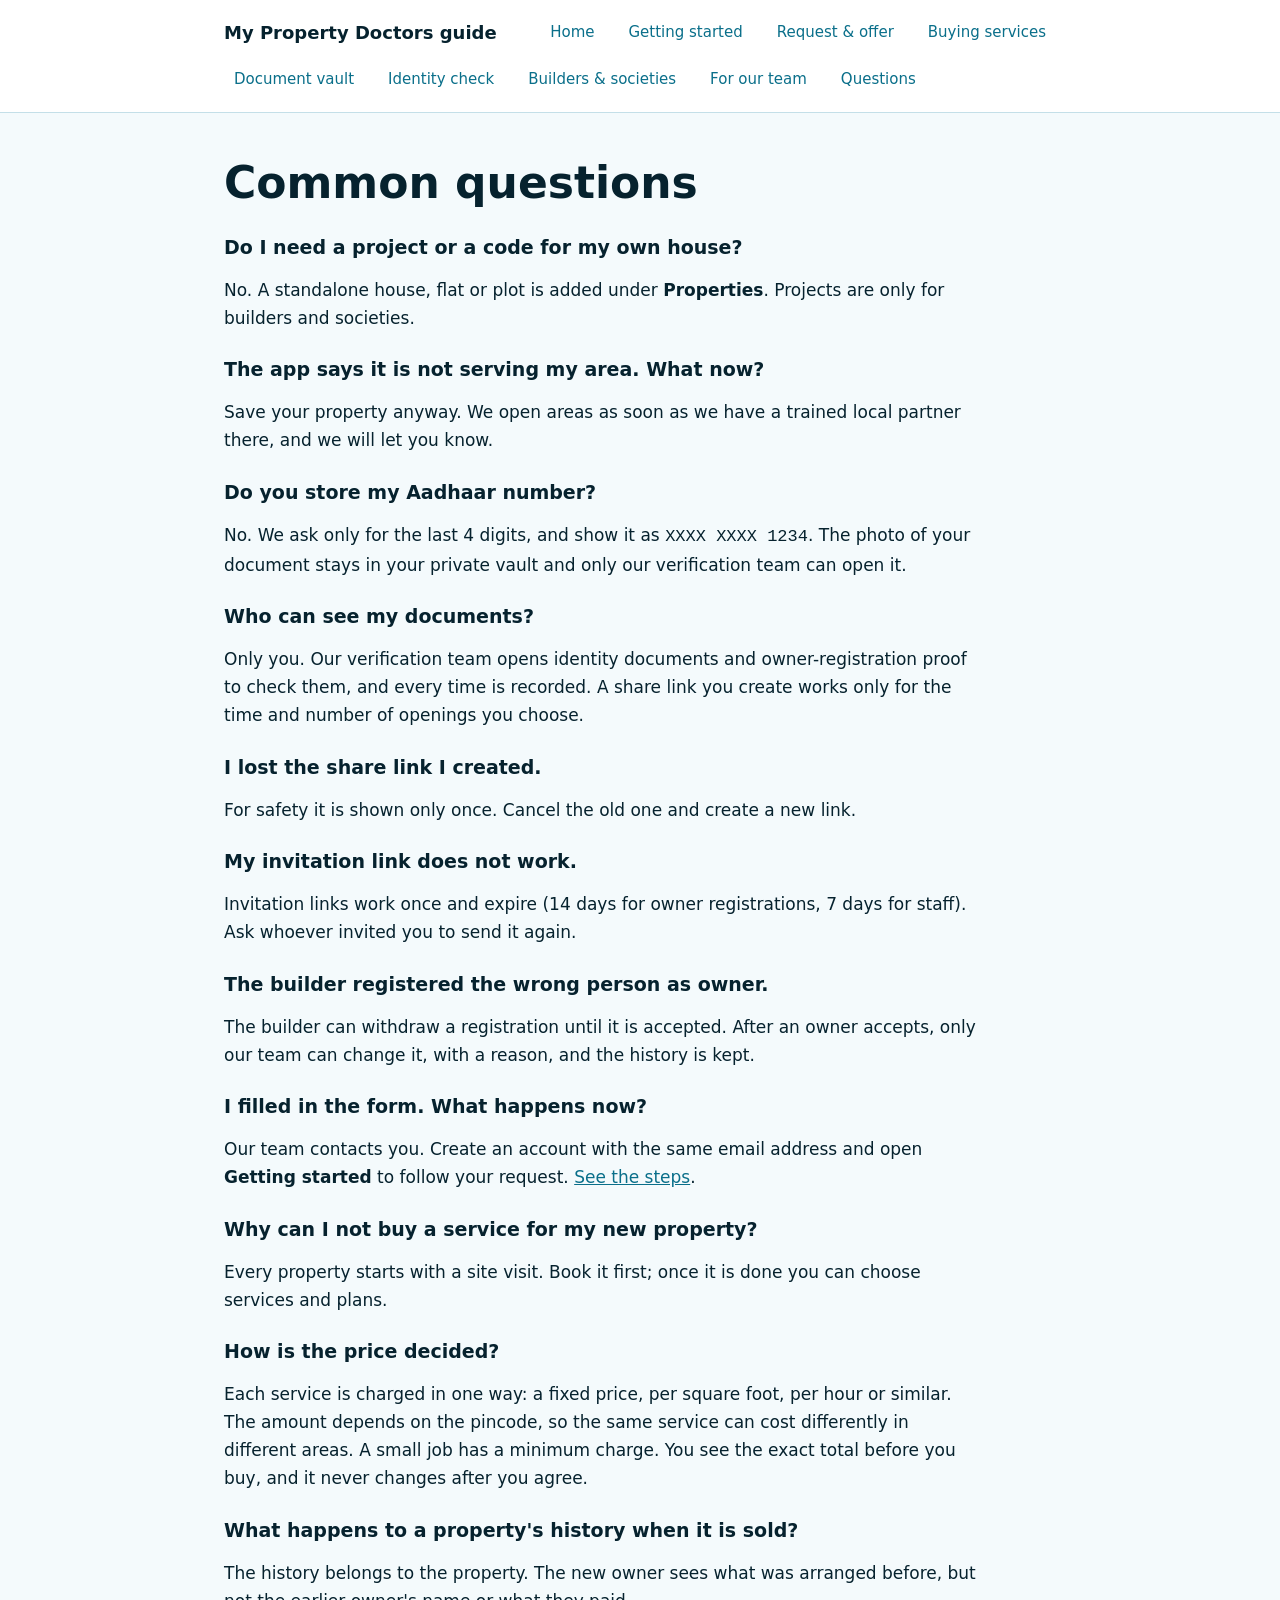
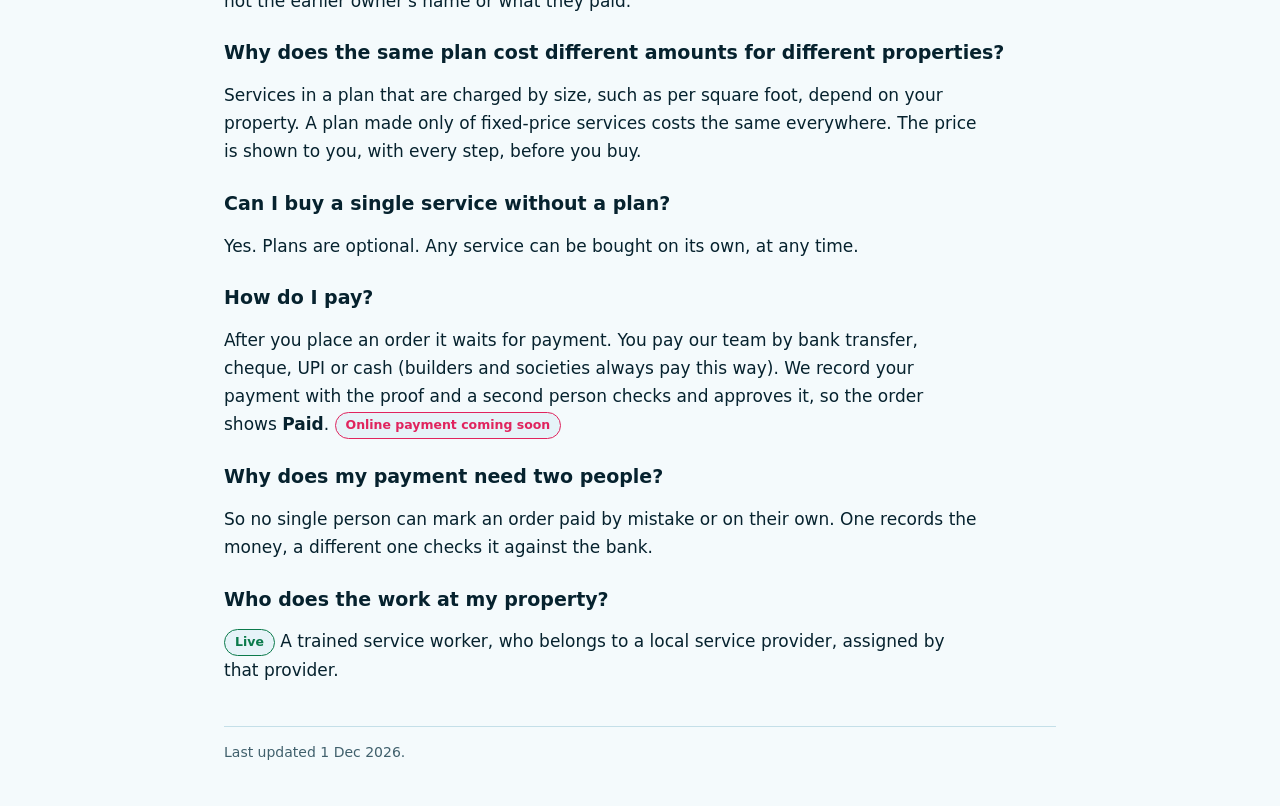
<file: pages/faq.html>
<!DOCTYPE html>
<html lang="en">
<head>
<meta charset="utf-8">
<meta name="viewport" content="width=device-width,initial-scale=1">
<title>Questions: My Property Doctors guide</title>
<link rel="stylesheet" href="../assets/style.css">
</head>
<body>
<header class="site"><div class="wrap"><b>My Property Doctors guide</b><a href="../index.html">Home</a><a href="getting-started.html">Getting started</a><a href="getting-started-with-us.html">Request &amp; offer</a><a href="buying-services.html">Buying services</a><a href="document-vault.html">Document vault</a><a href="identity-verification.html">Identity check</a><a href="builders-and-societies.html">Builders &amp; societies</a><a href="our-team.html">For our team</a><a href="faq.html">Questions</a></div></header>
<main class="wrap">
<h1>Common questions</h1>

<h3>Do I need a project or a code for my own house?</h3>
<p>No. A standalone house, flat or plot is added under <b>Properties</b>. Projects are only for builders and societies.</p>

<h3>The app says it is not serving my area. What now?</h3>
<p>Save your property anyway. We open areas as soon as we have a trained local partner there, and we will let you know.</p>

<h3>Do you store my Aadhaar number?</h3>
<p>No. We ask only for the last 4 digits, and show it as <code>XXXX XXXX 1234</code>. The photo of your document stays in your private vault and only our verification team can open it.</p>

<h3>Who can see my documents?</h3>
<p>Only you. Our verification team opens identity documents and owner-registration proof to check them, and every time is recorded. A share link you create works only for the time and number of openings you choose.</p>

<h3>I lost the share link I created.</h3>
<p>For safety it is shown only once. Cancel the old one and create a new link.</p>

<h3>My invitation link does not work.</h3>
<p>Invitation links work once and expire (14 days for owner registrations, 7 days for staff). Ask whoever invited you to send it again.</p>

<h3>The builder registered the wrong person as owner.</h3>
<p>The builder can withdraw a registration until it is accepted. After an owner accepts, only our team can change it, with a reason, and the history is kept.</p>

<h3>I filled in the form. What happens now?</h3>
<p>Our team contacts you. Create an account with the same email address and open <b>Getting started</b> to follow your request. <a href="getting-started-with-us.html">See the steps</a>.</p>

<h3>Why can I not buy a service for my new property?</h3>
<p>Every property starts with a site visit. Book it first; once it is done you can choose services and plans.</p>

<h3>How is the price decided?</h3>
<p>Each service is charged in one way: a fixed price, per square foot, per hour or similar. The amount depends on the pincode, so the same service can cost differently in different areas. A small job has a minimum charge. You see the exact total before you buy, and it never changes after you agree.</p>

<h3>What happens to a property's history when it is sold?</h3>
<p>The history belongs to the property. The new owner sees what was arranged before, but not the earlier owner's name or what they paid.</p>

<h3>Why does the same plan cost different amounts for different properties?</h3>
<p>Services in a plan that are charged by size, such as per square foot, depend on your property. A plan made only of fixed-price services costs the same everywhere. The price is shown to you, with every step, before you buy.</p>

<h3>Can I buy a single service without a plan?</h3>
<p>Yes. Plans are optional. Any service can be bought on its own, at any time.</p>

<h3>How do I pay?</h3>
<p>After you place an order it waits for payment. You pay our team by bank transfer, cheque, UPI or cash (builders and societies always pay this way). We record your payment with the proof and a second person checks and approves it, so the order shows <b>Paid</b>. <span class="badge soon">Online payment coming soon</span></p>

<h3>Why does my payment need two people?</h3>
<p>So no single person can mark an order paid by mistake or on their own. One records the money, a different one checks it against the bank.

<h3>Who does the work at my property?</h3>
<p><span class="badge live">Live</span> A trained service worker, who belongs to a local service provider, assigned by that provider.</p>
<footer>Last updated 1 Dec 2026.</footer>
</main>
</body>
</html>
</file>
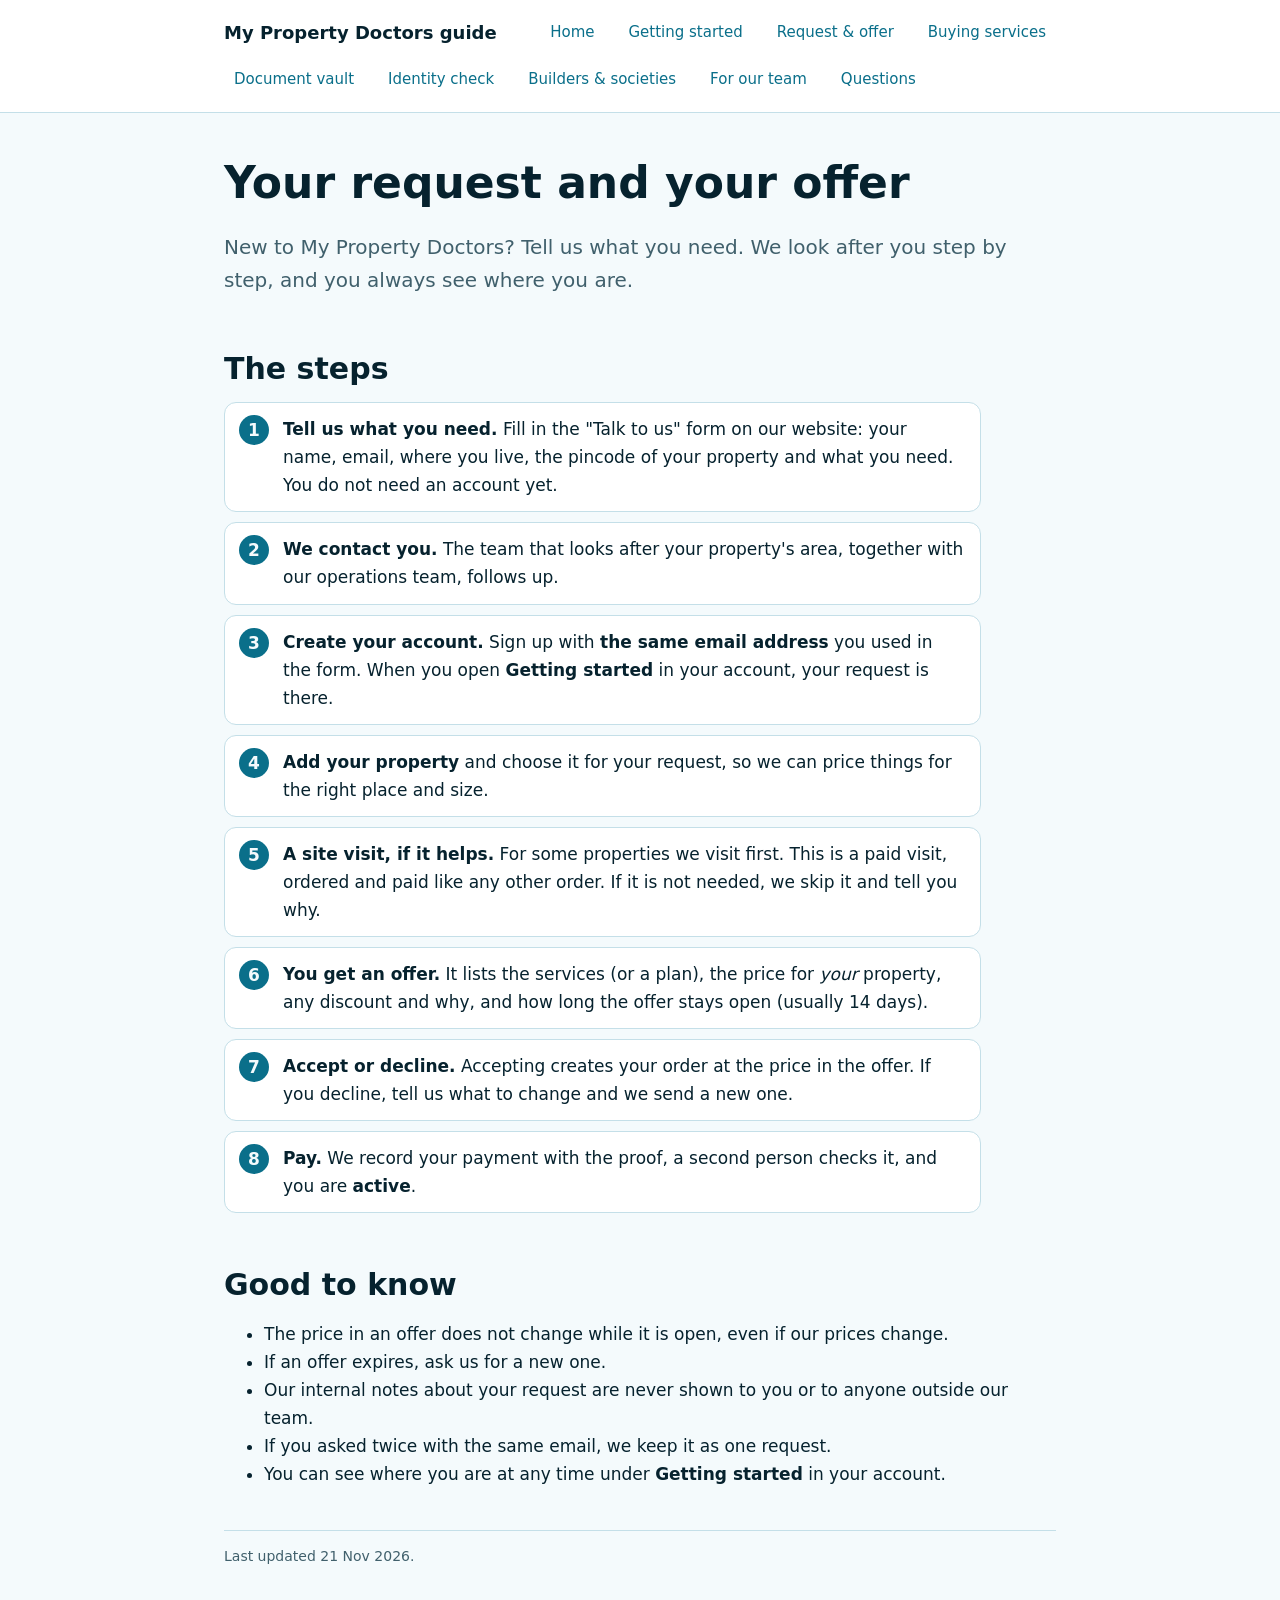
<file: pages/getting-started-with-us.html>
<!DOCTYPE html>
<html lang="en">
<head>
<meta charset="utf-8">
<meta name="viewport" content="width=device-width,initial-scale=1">
<title>Your request and offer: My Property Doctors guide</title>
<link rel="stylesheet" href="../assets/style.css">
</head>
<body>
<header class="site"><div class="wrap"><b>My Property Doctors guide</b><a href="../index.html">Home</a><a href="getting-started.html">Getting started</a><a href="getting-started-with-us.html">Request &amp; offer</a><a href="buying-services.html">Buying services</a><a href="document-vault.html">Document vault</a><a href="identity-verification.html">Identity check</a><a href="builders-and-societies.html">Builders &amp; societies</a><a href="our-team.html">For our team</a><a href="faq.html">Questions</a></div></header>
<main class="wrap">
<h1>Your request and your offer</h1>
<p class="lede">New to My Property Doctors? Tell us what you need. We look after you step by step, and you always see where you are.</p>

<h2>The steps</h2>
<ol class="steps">
<li><b>Tell us what you need.</b> Fill in the "Talk to us" form on our website: your name, email, where you live, the pincode of your property and what you need. You do not need an account yet.</li>
<li><b>We contact you.</b> The team that looks after your property's area, together with our operations team, follows up.</li>
<li><b>Create your account.</b> Sign up with <b>the same email address</b> you used in the form. When you open <b>Getting started</b> in your account, your request is there.</li>
<li><b>Add your property</b> and choose it for your request, so we can price things for the right place and size.</li>
<li><b>A site visit, if it helps.</b> For some properties we visit first. This is a paid visit, ordered and paid like any other order. If it is not needed, we skip it and tell you why.</li>
<li><b>You get an offer.</b> It lists the services (or a plan), the price for <i>your</i> property, any discount and why, and how long the offer stays open (usually 14 days).</li>
<li><b>Accept or decline.</b> Accepting creates your order at the price in the offer. If you decline, tell us what to change and we send a new one.</li>
<li><b>Pay.</b> We record your payment with the proof, a second person checks it, and you are <b>active</b>.</li>
</ol>

<h2>Good to know</h2>
<ul>
<li>The price in an offer does not change while it is open, even if our prices change.</li>
<li>If an offer expires, ask us for a new one.</li>
<li>Our internal notes about your request are never shown to you or to anyone outside our team.</li>
<li>If you asked twice with the same email, we keep it as one request.</li>
<li>You can see where you are at any time under <b>Getting started</b> in your account.</li>
</ul>
<footer>Last updated 21 Nov 2026.</footer>
</main>
</body>
</html>
</file>
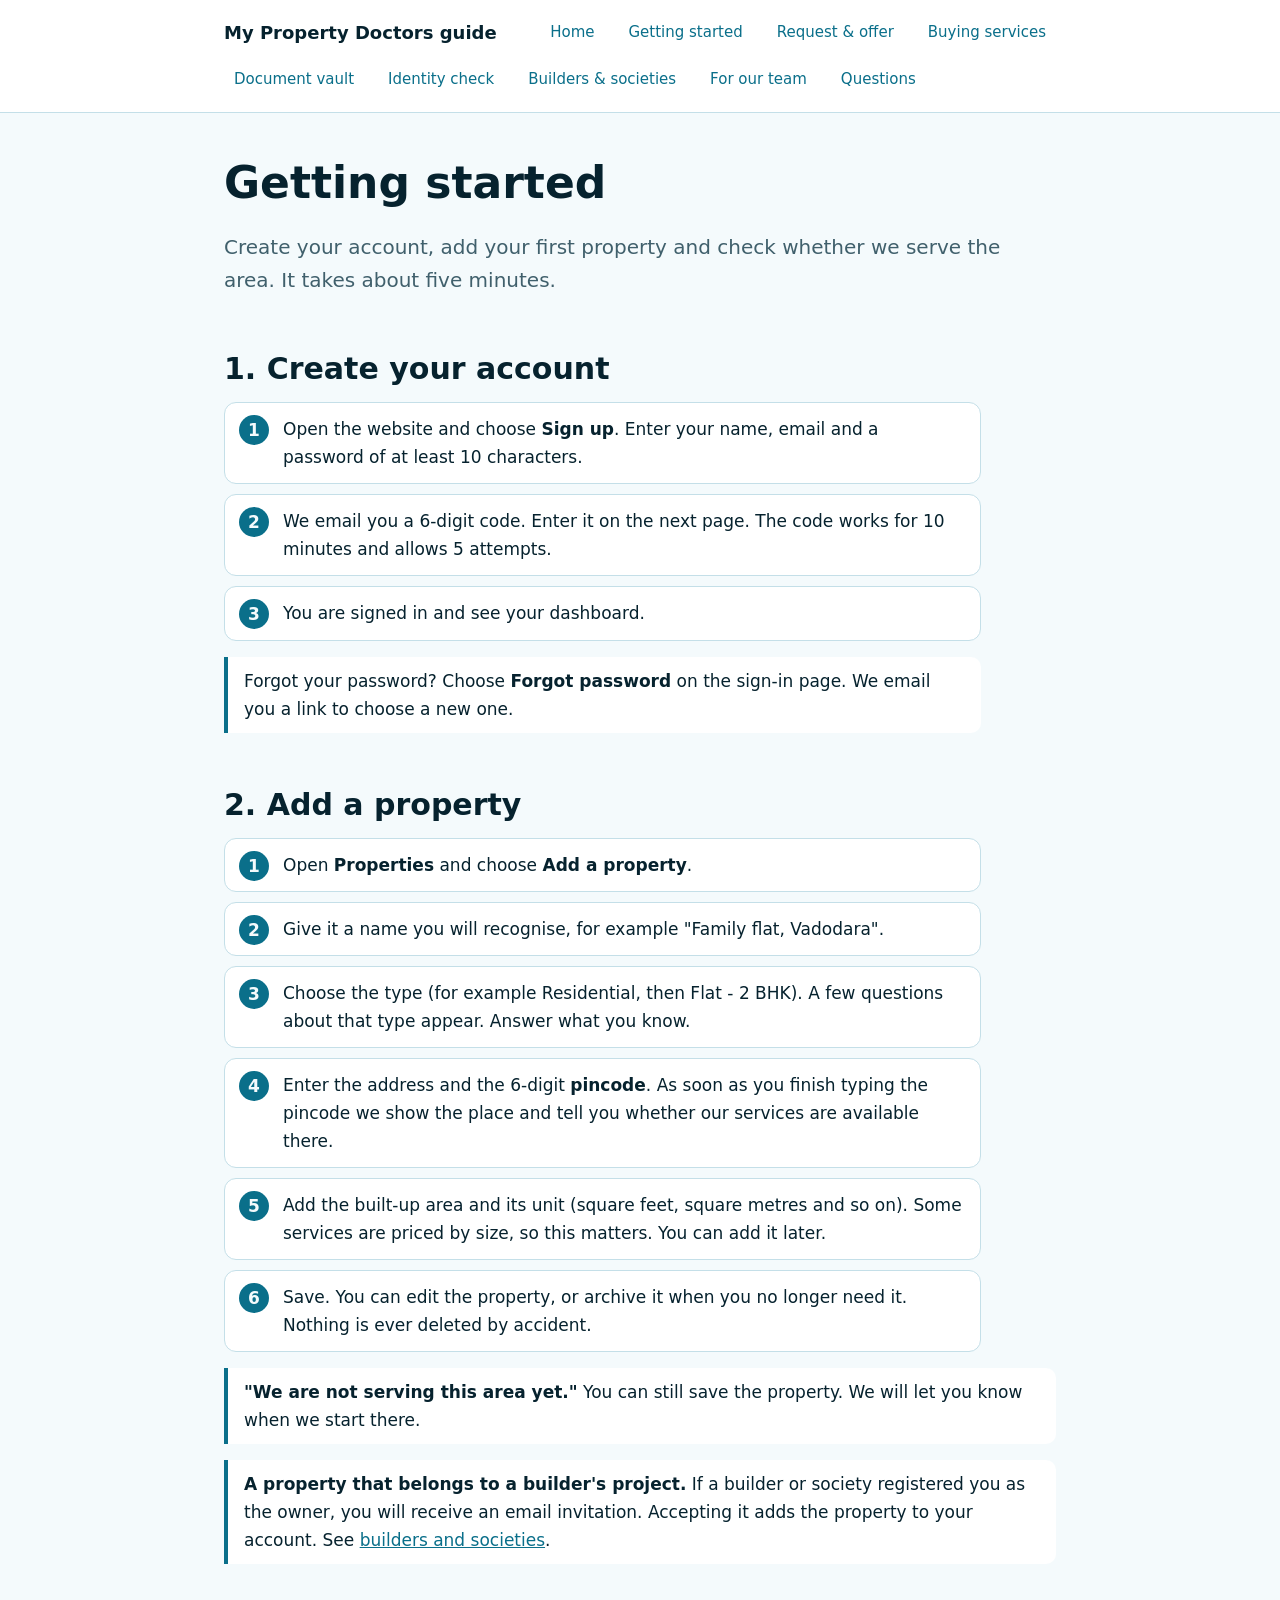
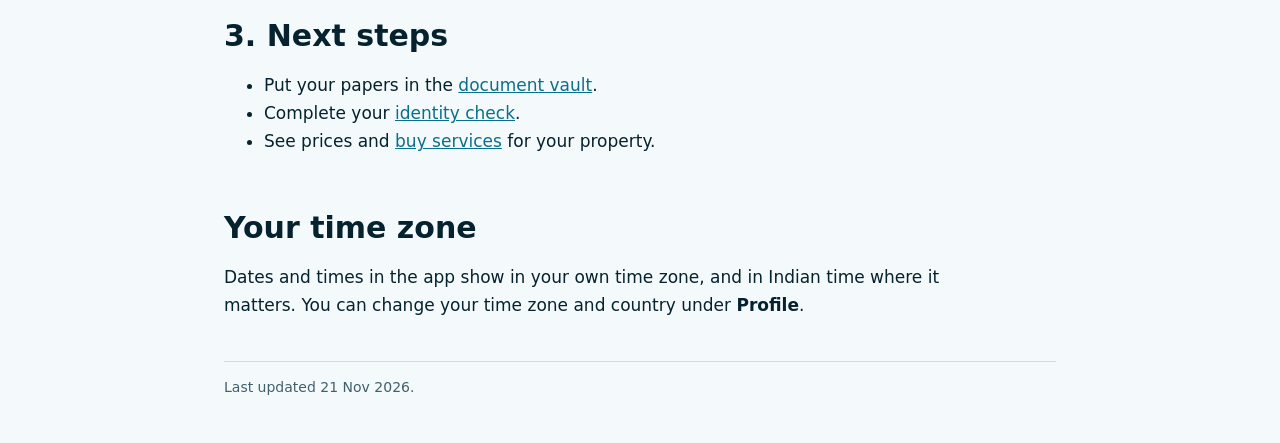
<file: pages/getting-started.html>
<!DOCTYPE html>
<html lang="en">
<head>
<meta charset="utf-8">
<meta name="viewport" content="width=device-width,initial-scale=1">
<title>Getting started: My Property Doctors guide</title>
<link rel="stylesheet" href="../assets/style.css">
</head>
<body>
<header class="site"><div class="wrap"><b>My Property Doctors guide</b><a href="../index.html">Home</a><a href="getting-started.html">Getting started</a><a href="getting-started-with-us.html">Request &amp; offer</a><a href="buying-services.html">Buying services</a><a href="document-vault.html">Document vault</a><a href="identity-verification.html">Identity check</a><a href="builders-and-societies.html">Builders &amp; societies</a><a href="our-team.html">For our team</a><a href="faq.html">Questions</a></div></header>
<main class="wrap">
<h1>Getting started</h1>
<p class="lede">Create your account, add your first property and check whether we serve the area. It takes about five minutes.</p>

<h2>1. Create your account</h2>
<ol class="steps">
<li>Open the website and choose <b>Sign up</b>. Enter your name, email and a password of at least 10 characters.</li>
<li>We email you a 6-digit code. Enter it on the next page. The code works for 10 minutes and allows 5 attempts.</li>
<li>You are signed in and see your dashboard.</li>
</ol>
<p class="tip">Forgot your password? Choose <b>Forgot password</b> on the sign-in page. We email you a link to choose a new one.</p>

<h2>2. Add a property</h2>
<ol class="steps">
<li>Open <b>Properties</b> and choose <b>Add a property</b>.</li>
<li>Give it a name you will recognise, for example "Family flat, Vadodara".</li>
<li>Choose the type (for example Residential, then Flat - 2 BHK). A few questions about that type appear. Answer what you know.</li>
<li>Enter the address and the 6-digit <b>pincode</b>. As soon as you finish typing the pincode we show the place and tell you whether our services are available there.</li>
<li>Add the built-up area and its unit (square feet, square metres and so on). Some services are priced by size, so this matters. You can add it later.</li>
<li>Save. You can edit the property, or archive it when you no longer need it. Nothing is ever deleted by accident.</li>
</ol>
<div class="tip"><b>"We are not serving this area yet."</b> You can still save the property. We will let you know when we start there.</div>
<div class="tip"><b>A property that belongs to a builder's project.</b> If a builder or society registered you as the owner, you will receive an email invitation. Accepting it adds the property to your account. See <a href="builders-and-societies.html">builders and societies</a>.</div>

<h2>3. Next steps</h2>
<ul>
<li>Put your papers in the <a href="document-vault.html">document vault</a>.</li>
<li>Complete your <a href="identity-verification.html">identity check</a>.</li>
<li>See prices and <a href="buying-services.html">buy services</a> for your property.</li>
</ul>

<h2>Your time zone</h2>
<p>Dates and times in the app show in your own time zone, and in Indian time where it matters. You can change your time zone and country under <b>Profile</b>.</p>
<footer>Last updated 21 Nov 2026.</footer>
</main>
</body>
</html>
</file>
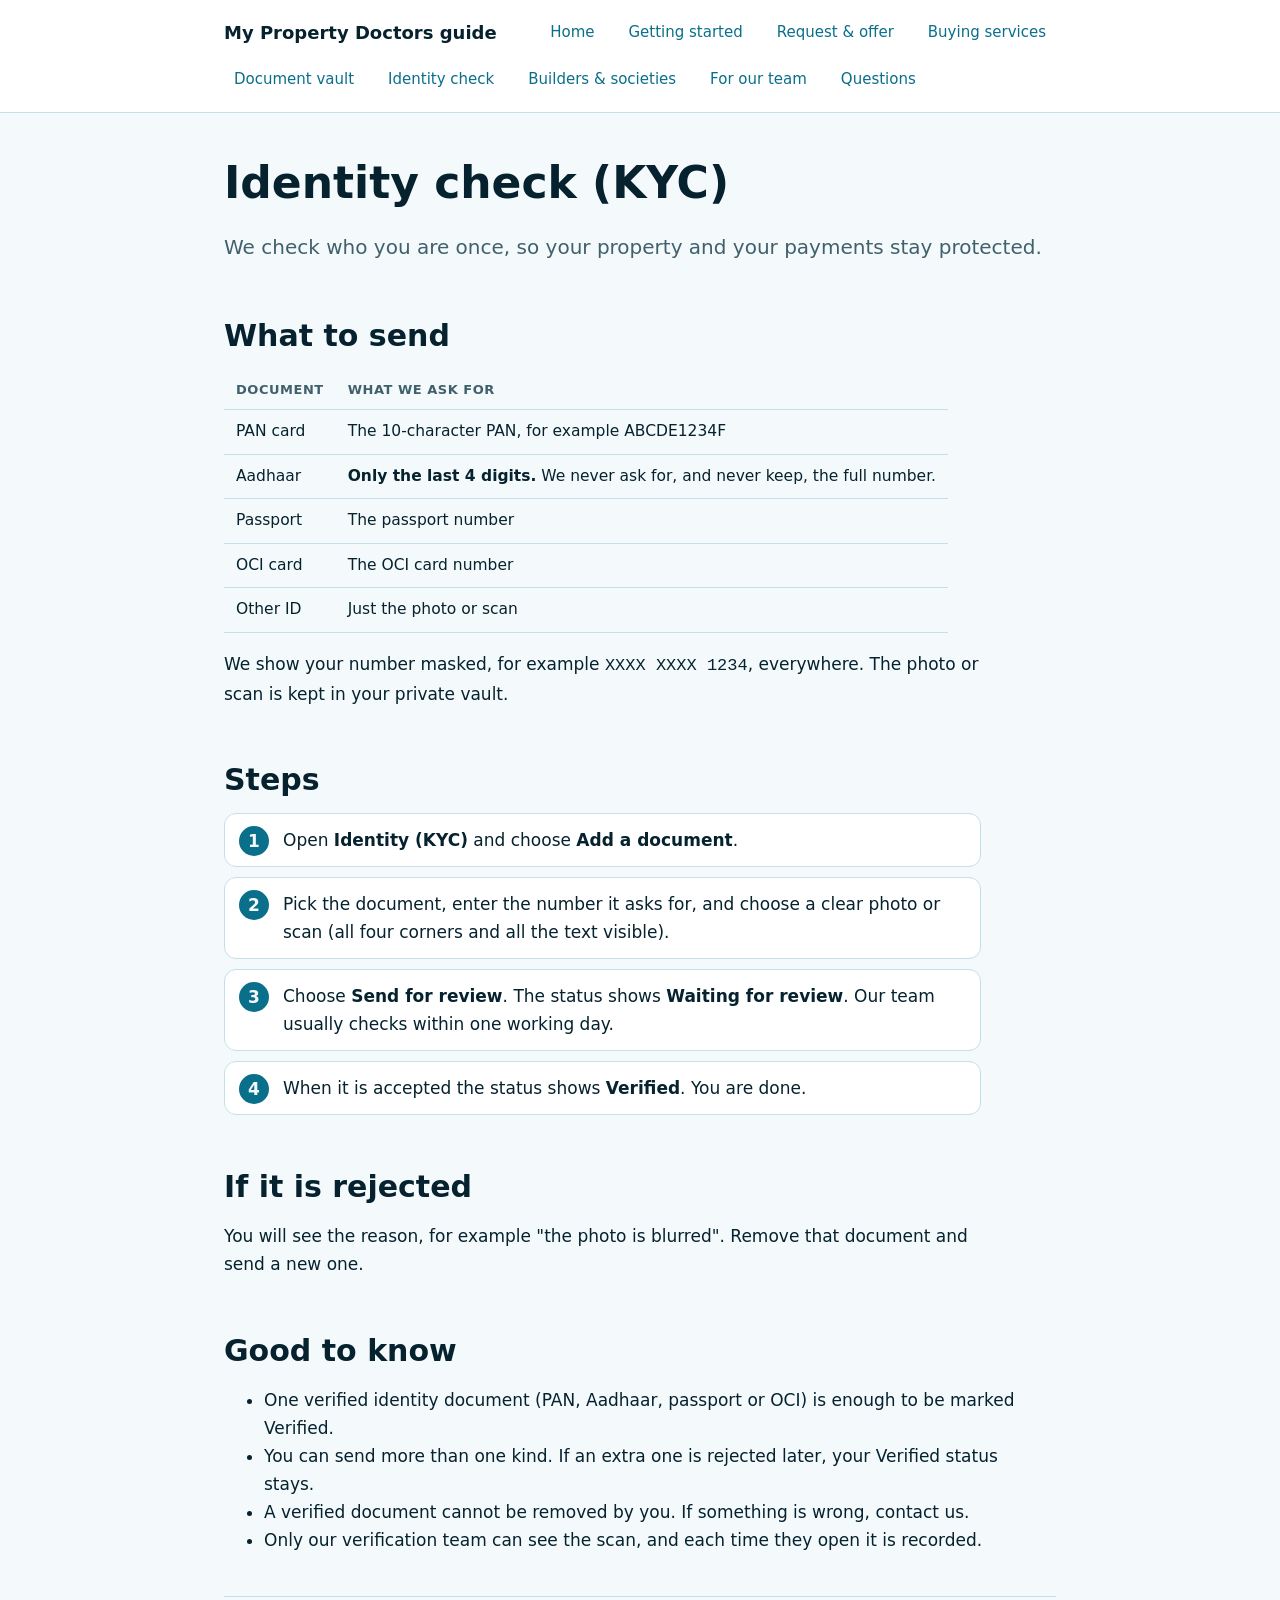
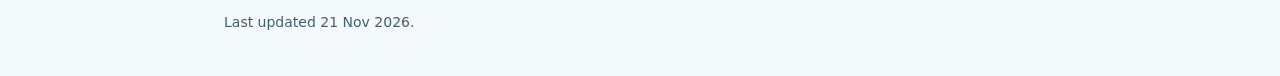
<file: pages/identity-verification.html>
<!DOCTYPE html>
<html lang="en">
<head>
<meta charset="utf-8">
<meta name="viewport" content="width=device-width,initial-scale=1">
<title>Identity check: My Property Doctors guide</title>
<link rel="stylesheet" href="../assets/style.css">
</head>
<body>
<header class="site"><div class="wrap"><b>My Property Doctors guide</b><a href="../index.html">Home</a><a href="getting-started.html">Getting started</a><a href="getting-started-with-us.html">Request &amp; offer</a><a href="buying-services.html">Buying services</a><a href="document-vault.html">Document vault</a><a href="identity-verification.html">Identity check</a><a href="builders-and-societies.html">Builders &amp; societies</a><a href="our-team.html">For our team</a><a href="faq.html">Questions</a></div></header>
<main class="wrap">
<h1>Identity check (KYC)</h1>
<p class="lede">We check who you are once, so your property and your payments stay protected.</p>

<h2>What to send</h2>
<table>
<tr><th>Document</th><th>What we ask for</th></tr>
<tr><td>PAN card</td><td>The 10-character PAN, for example ABCDE1234F</td></tr>
<tr><td>Aadhaar</td><td><b>Only the last 4 digits.</b> We never ask for, and never keep, the full number.</td></tr>
<tr><td>Passport</td><td>The passport number</td></tr>
<tr><td>OCI card</td><td>The OCI card number</td></tr>
<tr><td>Other ID</td><td>Just the photo or scan</td></tr>
</table>
<p>We show your number masked, for example <code>XXXX XXXX 1234</code>, everywhere. The photo or scan is kept in your private vault.</p>

<h2>Steps</h2>
<ol class="steps">
<li>Open <b>Identity (KYC)</b> and choose <b>Add a document</b>.</li>
<li>Pick the document, enter the number it asks for, and choose a clear photo or scan (all four corners and all the text visible).</li>
<li>Choose <b>Send for review</b>. The status shows <b>Waiting for review</b>. Our team usually checks within one working day.</li>
<li>When it is accepted the status shows <b>Verified</b>. You are done.</li>
</ol>

<h2>If it is rejected</h2>
<p>You will see the reason, for example "the photo is blurred". Remove that document and send a new one.</p>

<h2>Good to know</h2>
<ul>
<li>One verified identity document (PAN, Aadhaar, passport or OCI) is enough to be marked Verified.</li>
<li>You can send more than one kind. If an extra one is rejected later, your Verified status stays.</li>
<li>A verified document cannot be removed by you. If something is wrong, contact us.</li>
<li>Only our verification team can see the scan, and each time they open it is recorded.</li>
</ul>
<footer>Last updated 21 Nov 2026.</footer>
</main>
</body>
</html>
</file>
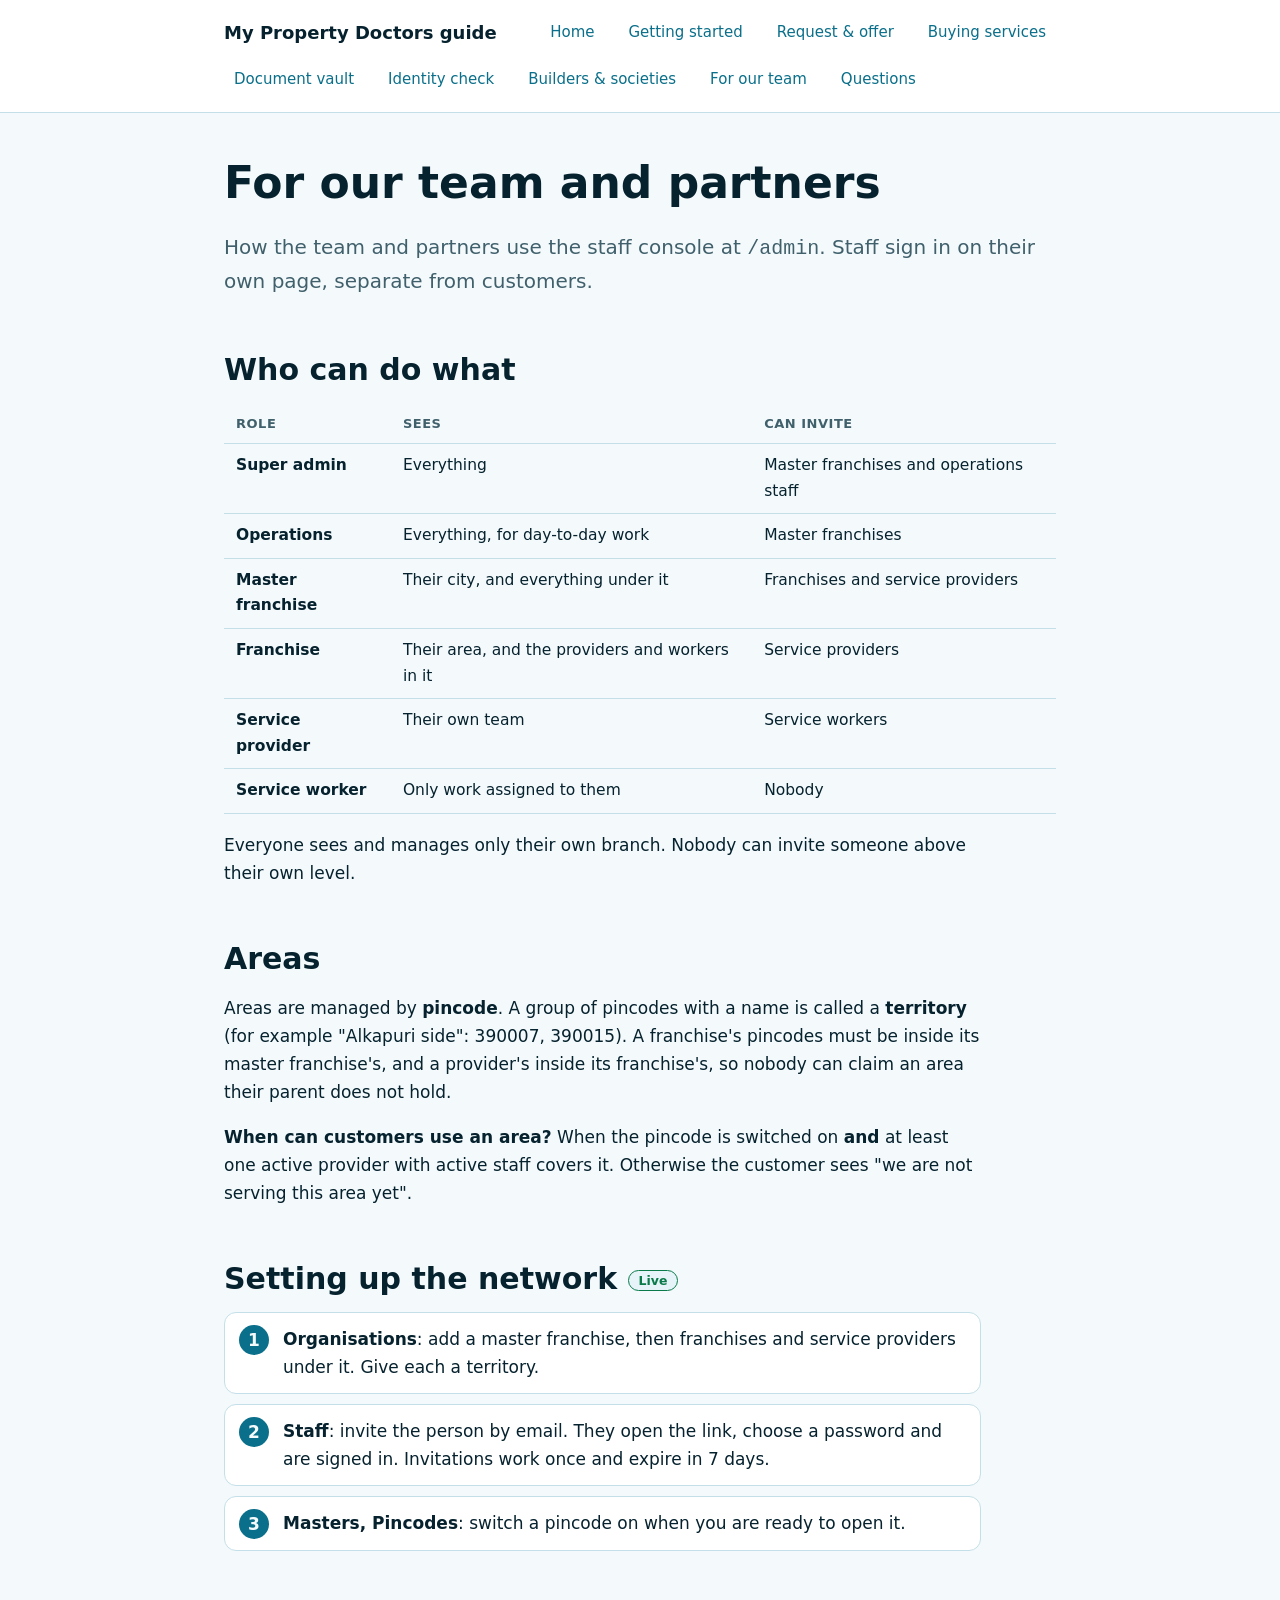
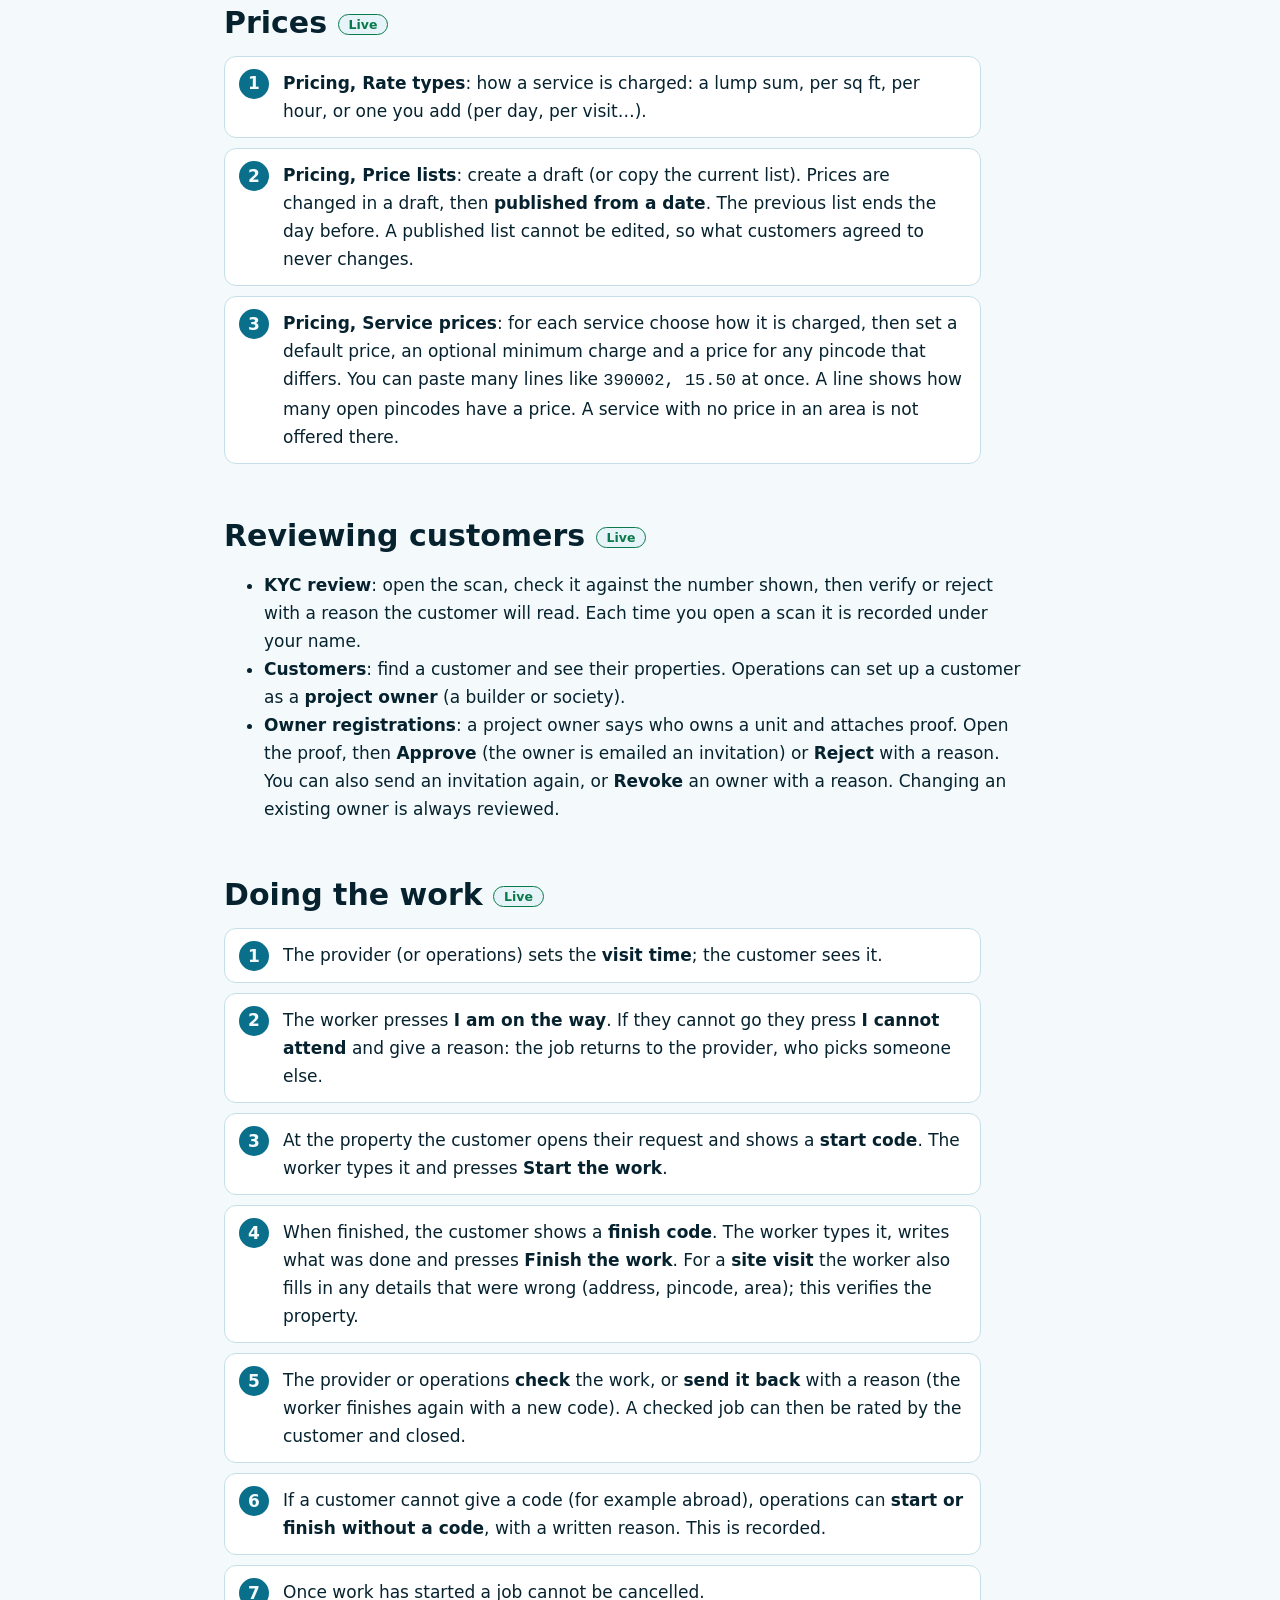
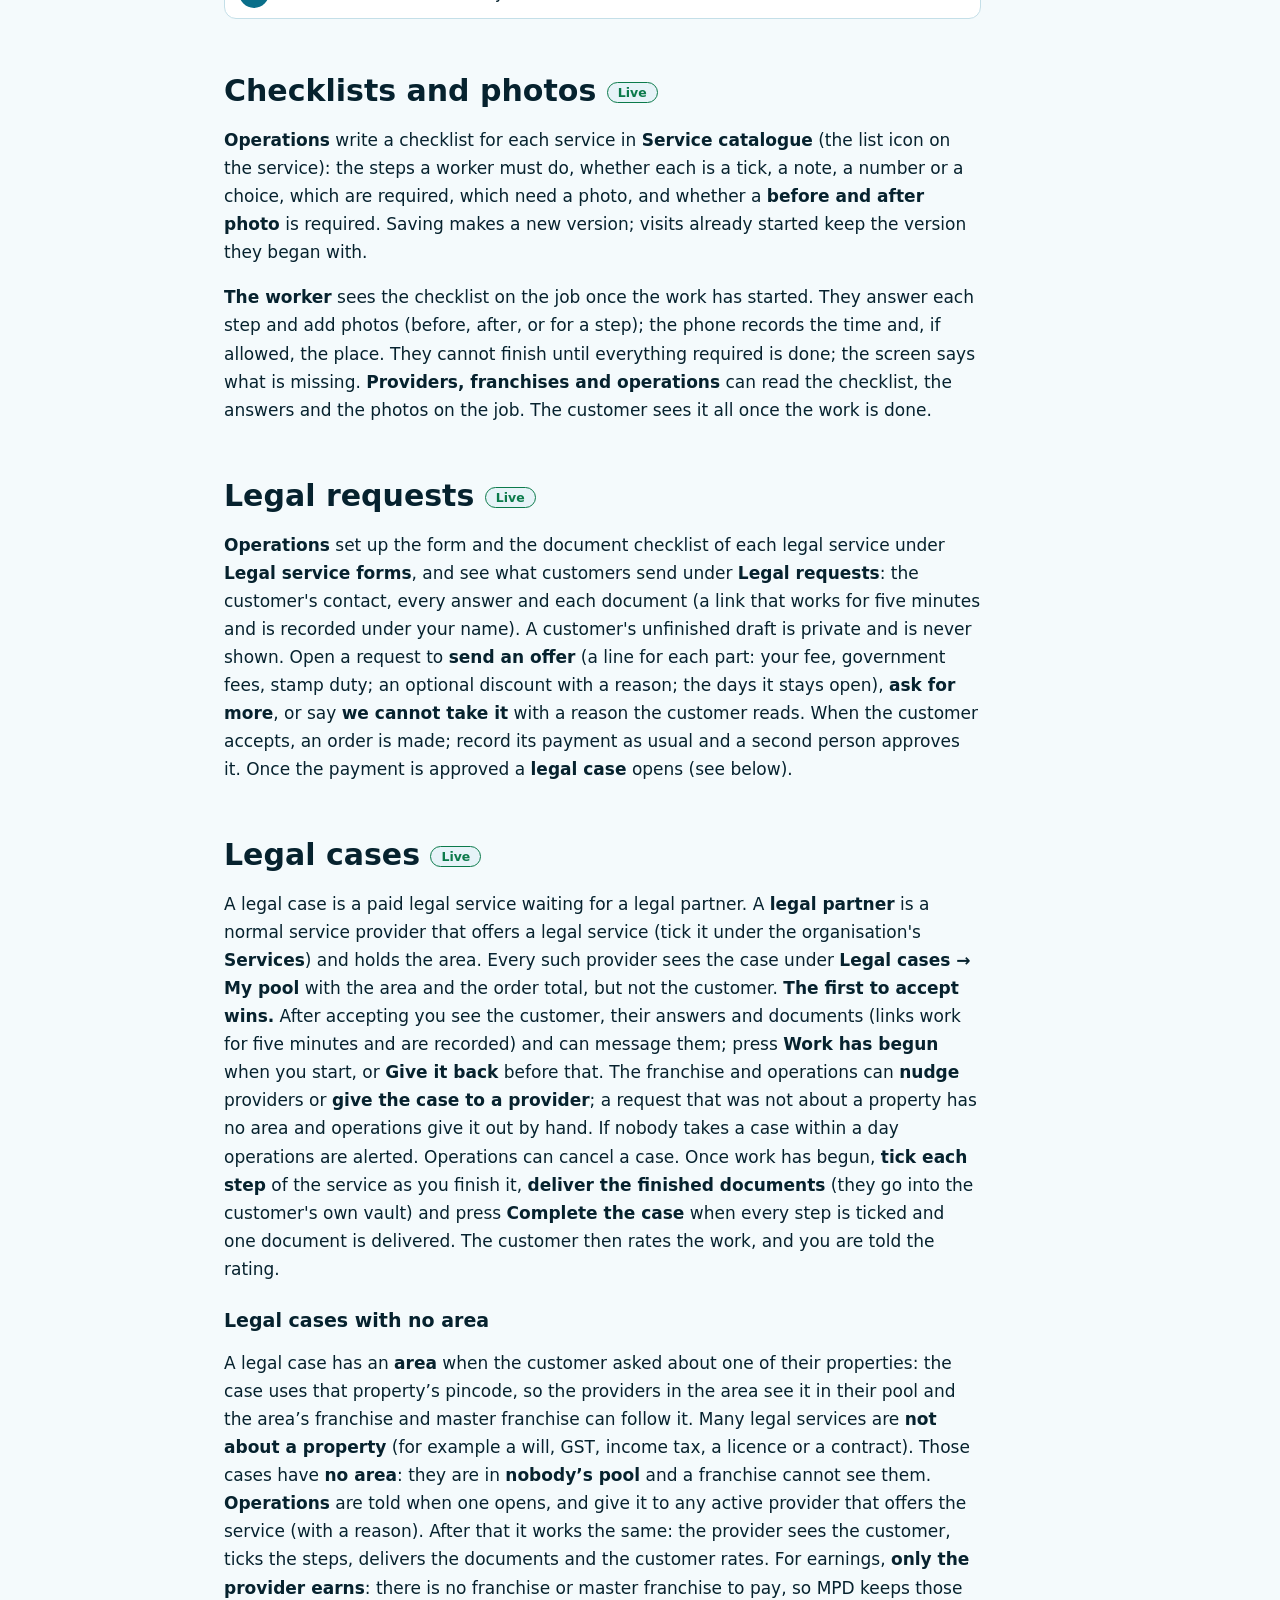
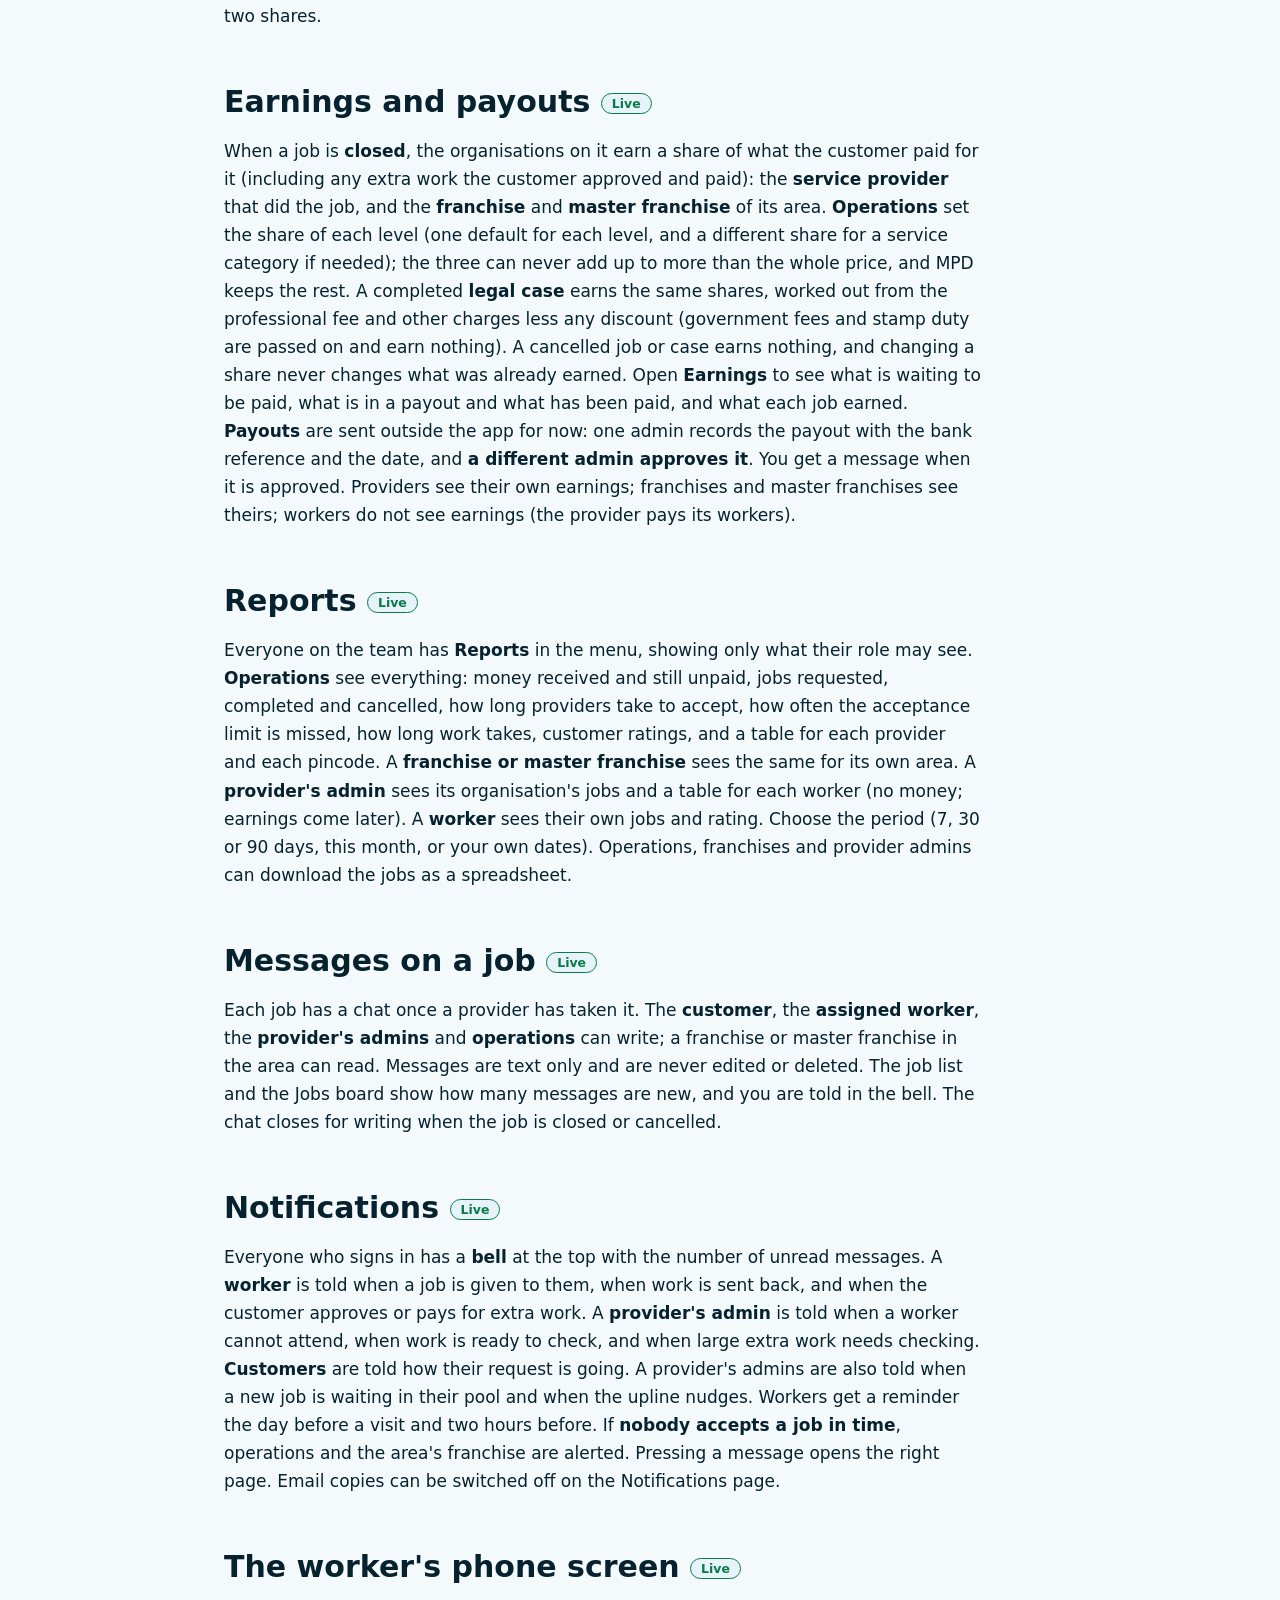
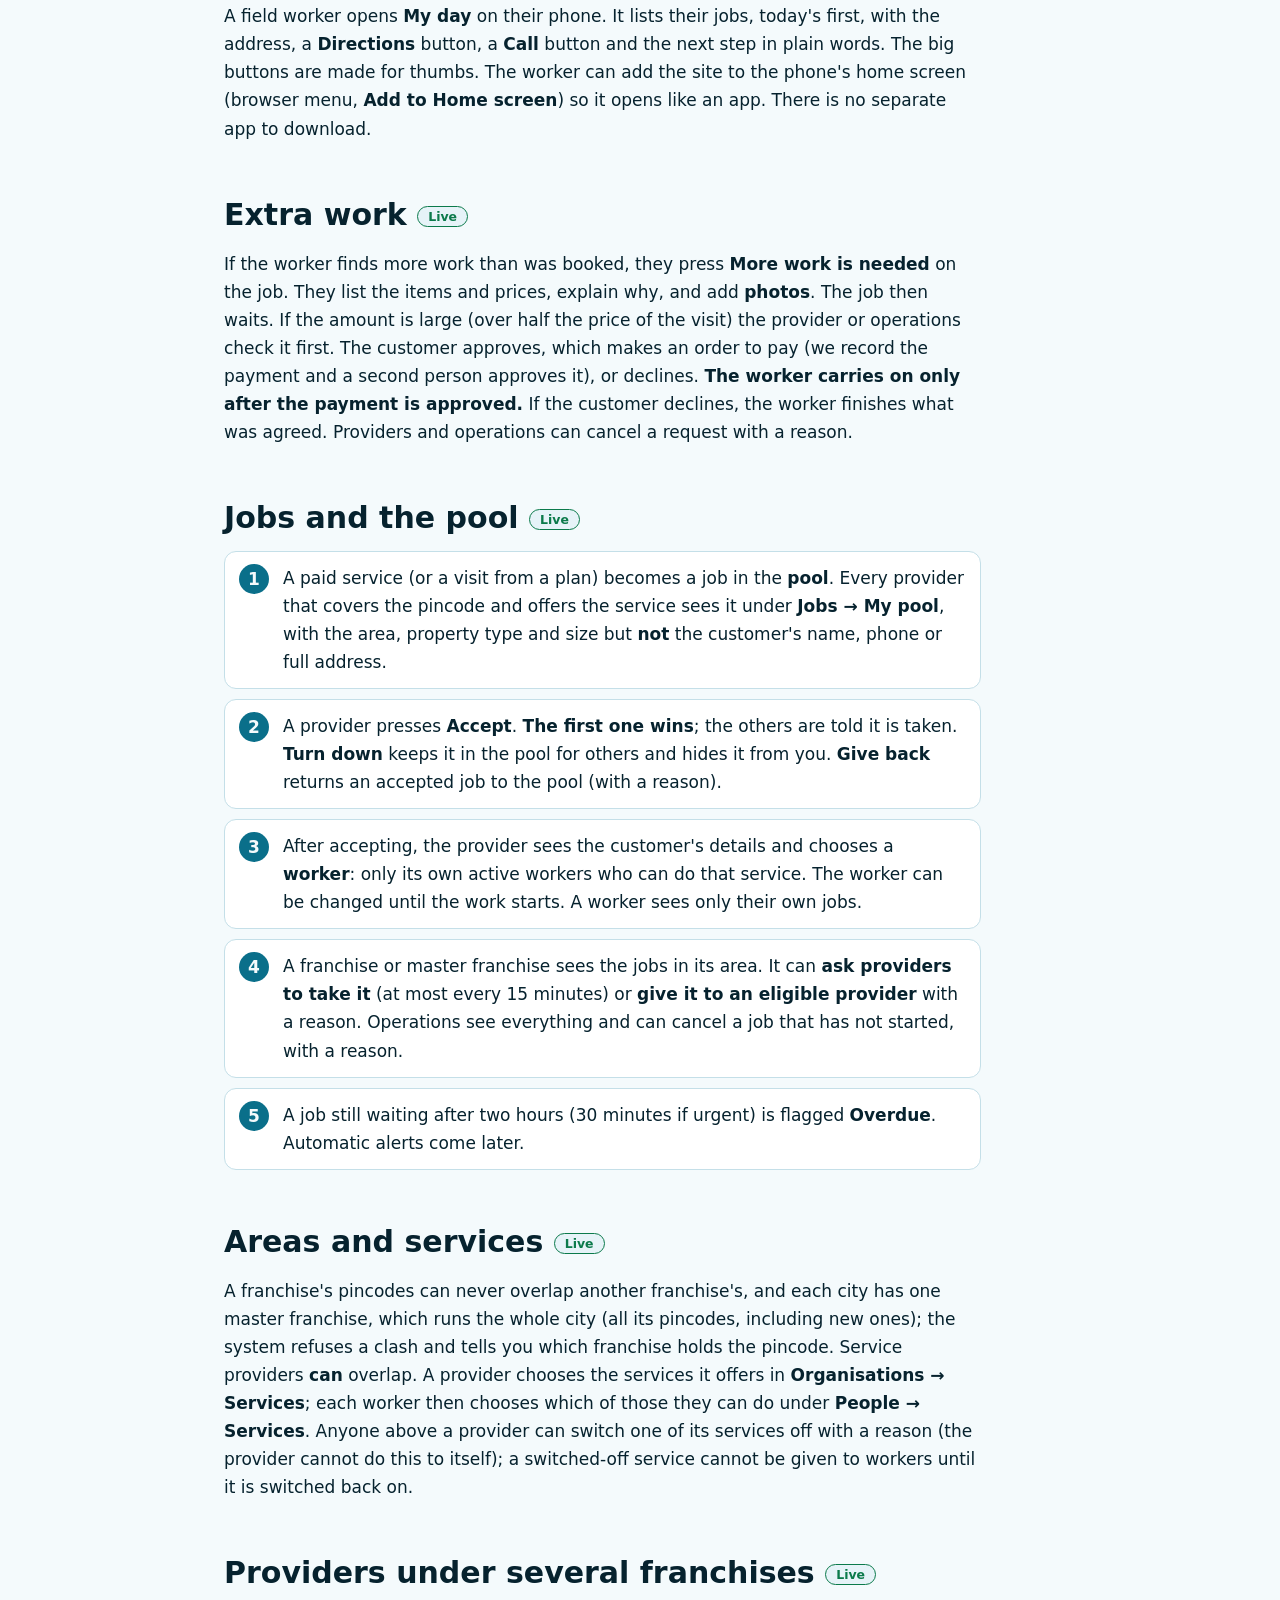
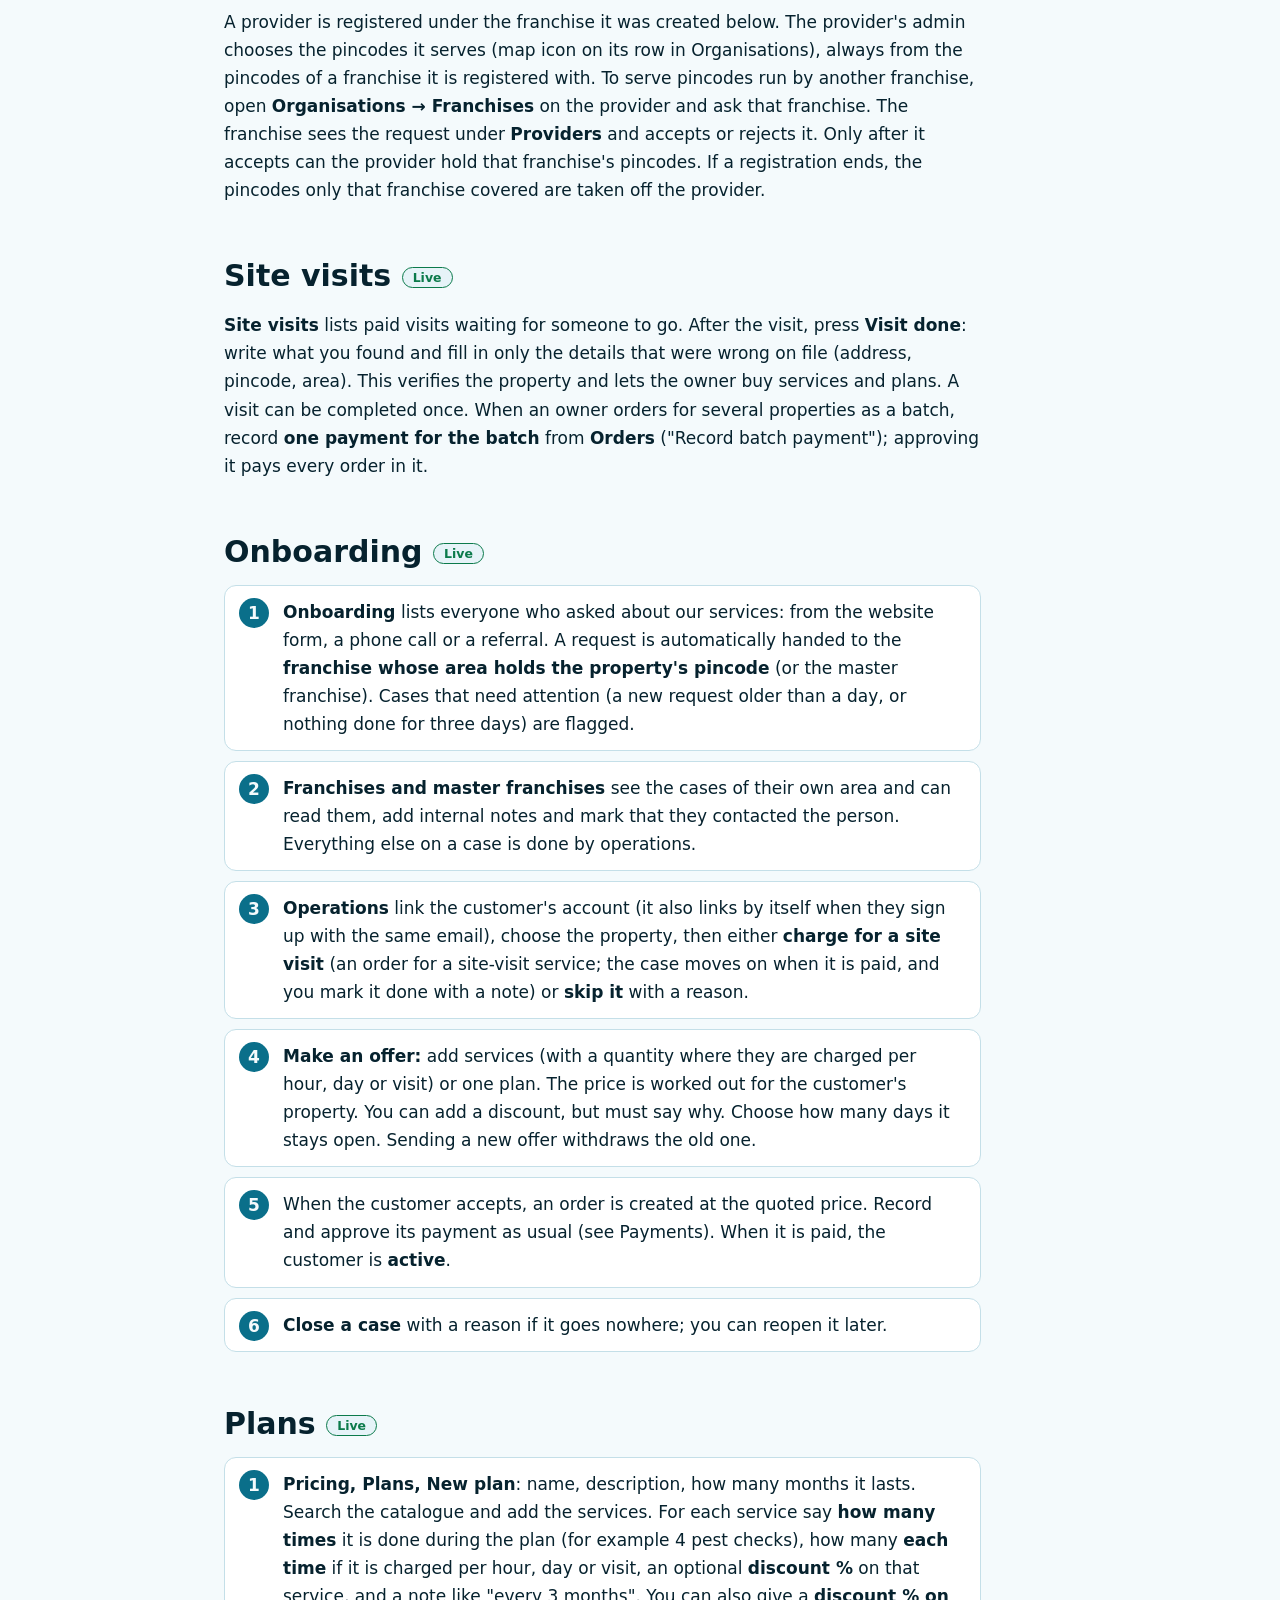
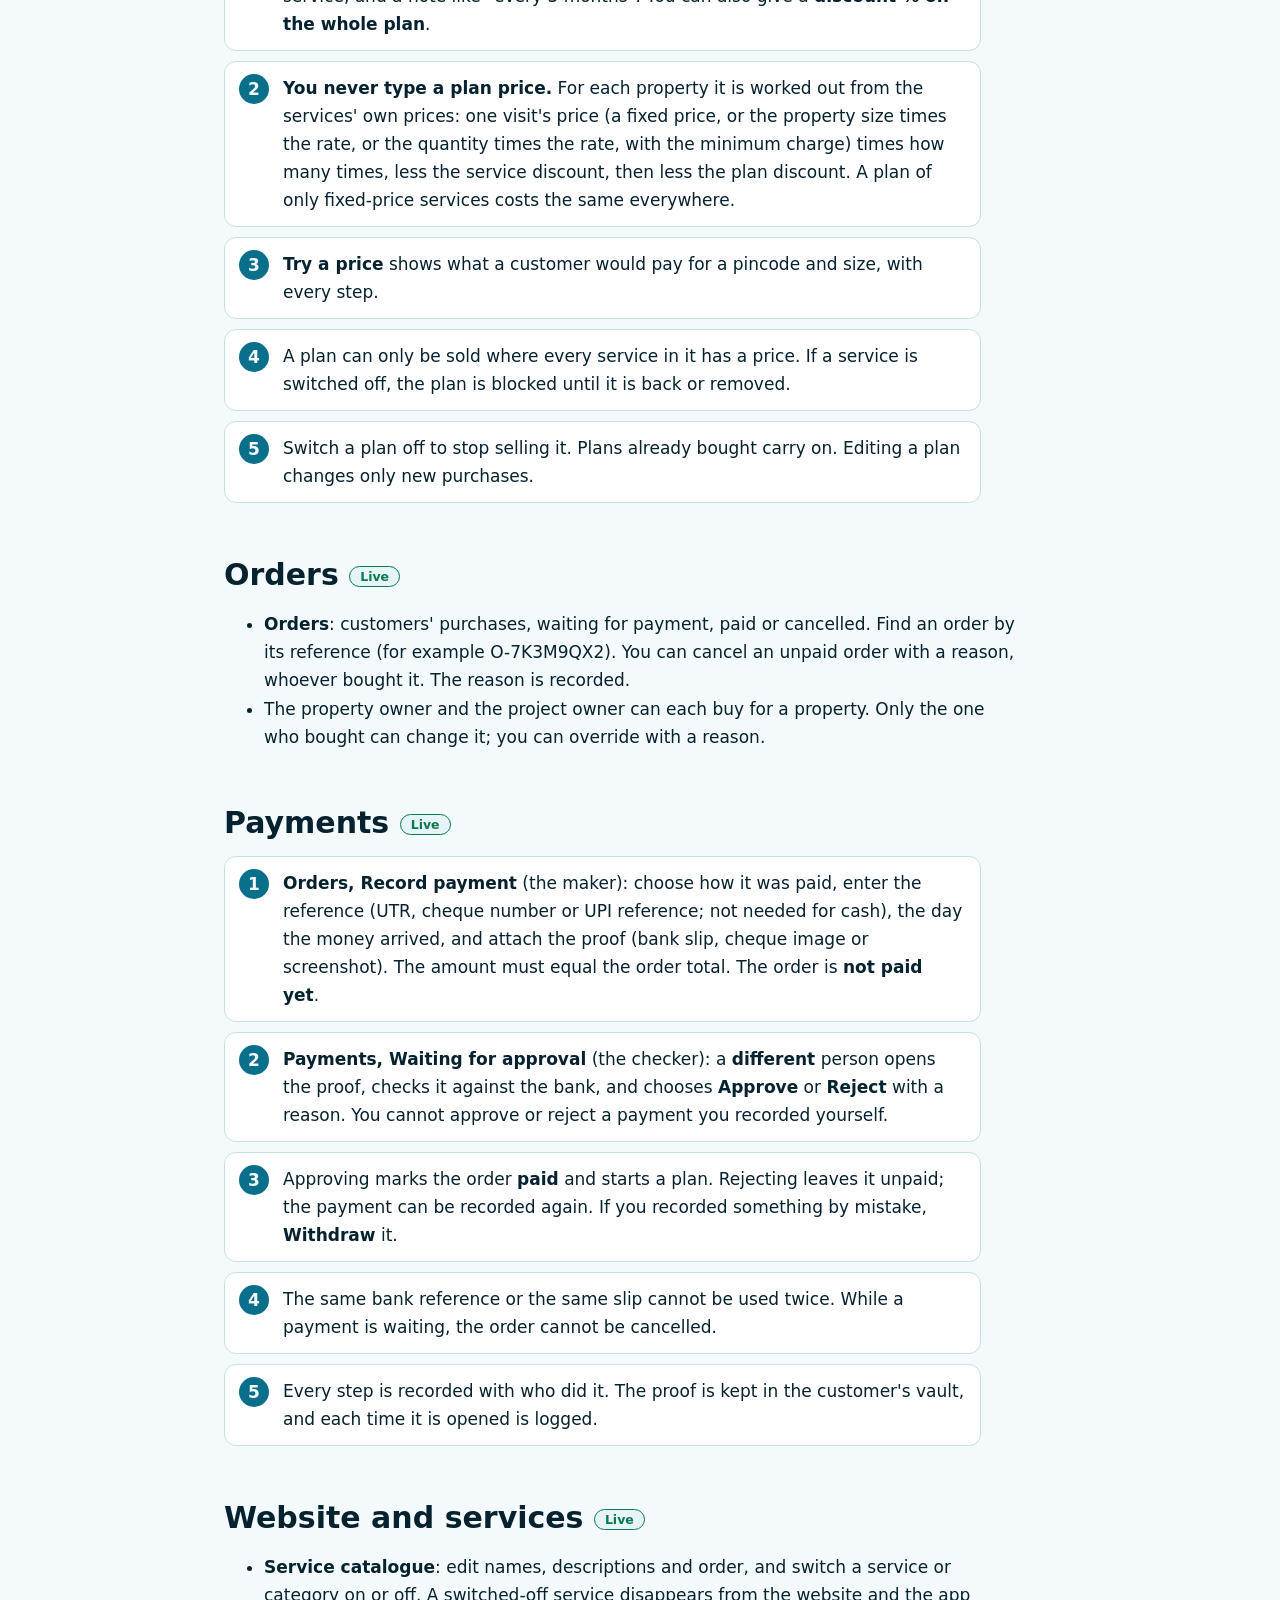
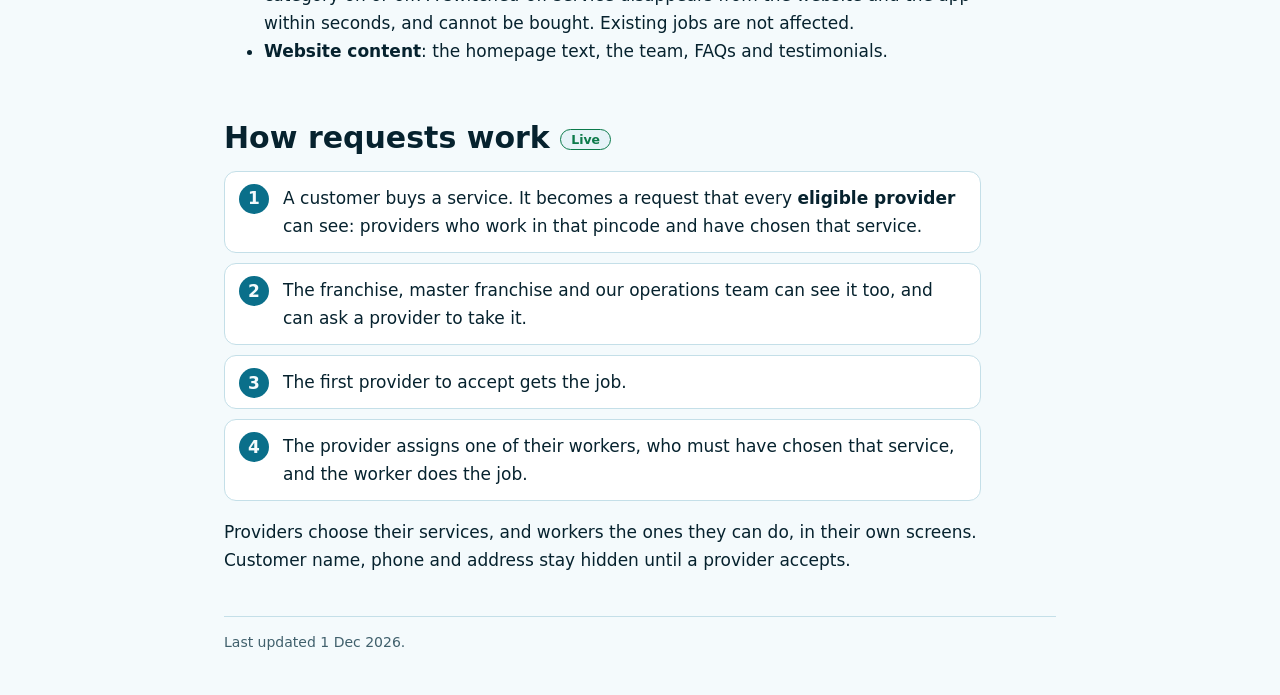
<file: pages/our-team.html>
<!DOCTYPE html>
<html lang="en">
<head>
<meta charset="utf-8">
<meta name="viewport" content="width=device-width,initial-scale=1">
<title>For our team: My Property Doctors guide</title>
<link rel="stylesheet" href="../assets/style.css">
</head>
<body>
<header class="site"><div class="wrap"><b>My Property Doctors guide</b><a href="../index.html">Home</a><a href="getting-started.html">Getting started</a><a href="getting-started-with-us.html">Request &amp; offer</a><a href="buying-services.html">Buying services</a><a href="document-vault.html">Document vault</a><a href="identity-verification.html">Identity check</a><a href="builders-and-societies.html">Builders &amp; societies</a><a href="our-team.html">For our team</a><a href="faq.html">Questions</a></div></header>
<main class="wrap">
<h1>For our team and partners</h1>
<p class="lede">How the team and partners use the staff console at <code>/admin</code>. Staff sign in on their own page, separate from customers.</p>

<h2>Who can do what</h2>
<table>
<tr><th>Role</th><th>Sees</th><th>Can invite</th></tr>
<tr><td><b>Super admin</b></td><td>Everything</td><td>Master franchises and operations staff</td></tr>
<tr><td><b>Operations</b></td><td>Everything, for day-to-day work</td><td>Master franchises</td></tr>
<tr><td><b>Master franchise</b></td><td>Their city, and everything under it</td><td>Franchises and service providers</td></tr>
<tr><td><b>Franchise</b></td><td>Their area, and the providers and workers in it</td><td>Service providers</td></tr>
<tr><td><b>Service provider</b></td><td>Their own team</td><td>Service workers</td></tr>
<tr><td><b>Service worker</b></td><td>Only work assigned to them</td><td>Nobody</td></tr>
</table>
<p>Everyone sees and manages only their own branch. Nobody can invite someone above their own level.</p>

<h2>Areas</h2>
<p>Areas are managed by <b>pincode</b>. A group of pincodes with a name is called a <b>territory</b> (for example "Alkapuri side": 390007, 390015). A franchise's pincodes must be inside its master franchise's, and a provider's inside its franchise's, so nobody can claim an area their parent does not hold.</p>
<p><b>When can customers use an area?</b> When the pincode is switched on <b>and</b> at least one active provider with active staff covers it. Otherwise the customer sees "we are not serving this area yet".</p>

<h2>Setting up the network <span class="badge live">Live</span></h2>
<ol class="steps">
<li><b>Organisations</b>: add a master franchise, then franchises and service providers under it. Give each a territory.</li>
<li><b>Staff</b>: invite the person by email. They open the link, choose a password and are signed in. Invitations work once and expire in 7 days.</li>
<li><b>Masters, Pincodes</b>: switch a pincode on when you are ready to open it.</li>
</ol>

<h2>Prices <span class="badge live">Live</span></h2>
<ol class="steps">
<li><b>Pricing, Rate types</b>: how a service is charged: a lump sum, per sq ft, per hour, or one you add (per day, per visit&hellip;).</li>
<li><b>Pricing, Price lists</b>: create a draft (or copy the current list). Prices are changed in a draft, then <b>published from a date</b>. The previous list ends the day before. A published list cannot be edited, so what customers agreed to never changes.</li>
<li><b>Pricing, Service prices</b>: for each service choose how it is charged, then set a default price, an optional minimum charge and a price for any pincode that differs. You can paste many lines like <code>390002, 15.50</code> at once. A line shows how many open pincodes have a price. A service with no price in an area is not offered there.</li>
</ol>

<h2>Reviewing customers <span class="badge live">Live</span></h2>
<ul>
<li><b>KYC review</b>: open the scan, check it against the number shown, then verify or reject with a reason the customer will read. Each time you open a scan it is recorded under your name.</li>
<li><b>Customers</b>: find a customer and see their properties. Operations can set up a customer as a <b>project owner</b> (a builder or society).</li>
<li><b>Owner registrations</b>: a project owner says who owns a unit and attaches proof. Open the proof, then <b>Approve</b> (the owner is emailed an invitation) or <b>Reject</b> with a reason. You can also send an invitation again, or <b>Revoke</b> an owner with a reason. Changing an existing owner is always reviewed.</li>
</ul>

<h2>Doing the work <span class="badge live">Live</span></h2>
<ol class="steps">
<li>The provider (or operations) sets the <b>visit time</b>; the customer sees it.</li>
<li>The worker presses <b>I am on the way</b>. If they cannot go they press <b>I cannot attend</b> and give a reason: the job returns to the provider, who picks someone else.</li>
<li>At the property the customer opens their request and shows a <b>start code</b>. The worker types it and presses <b>Start the work</b>.</li>
<li>When finished, the customer shows a <b>finish code</b>. The worker types it, writes what was done and presses <b>Finish the work</b>. For a <b>site visit</b> the worker also fills in any details that were wrong (address, pincode, area); this verifies the property.</li>
<li>The provider or operations <b>check</b> the work, or <b>send it back</b> with a reason (the worker finishes again with a new code). A checked job can then be rated by the customer and closed.</li>
<li>If a customer cannot give a code (for example abroad), operations can <b>start or finish without a code</b>, with a written reason. This is recorded.</li>
<li>Once work has started a job cannot be cancelled.</li>
</ol>

<h2>Checklists and photos <span class="badge live">Live</span></h2>
<p><b>Operations</b> write a checklist for each service in <b>Service catalogue</b> (the list icon on the service): the steps a worker must do, whether each is a tick, a note, a number or a choice, which are required, which need a photo, and whether a <b>before and after photo</b> is required. Saving makes a new version; visits already started keep the version they began with.</p>
<p><b>The worker</b> sees the checklist on the job once the work has started. They answer each step and add photos (before, after, or for a step); the phone records the time and, if allowed, the place. They cannot finish until everything required is done; the screen says what is missing. <b>Providers, franchises and operations</b> can read the checklist, the answers and the photos on the job. The customer sees it all once the work is done.</p>

<h2>Legal requests <span class="badge live">Live</span></h2>
<p><b>Operations</b> set up the form and the document checklist of each legal service under <b>Legal service forms</b>, and see what customers send under <b>Legal requests</b>: the customer's contact, every answer and each document (a link that works for five minutes and is recorded under your name). A customer's unfinished draft is private and is never shown. Open a request to <b>send an offer</b> (a line for each part: your fee, government fees, stamp duty; an optional discount with a reason; the days it stays open), <b>ask for more</b>, or say <b>we cannot take it</b> with a reason the customer reads. When the customer accepts, an order is made; record its payment as usual and a second person approves it. Once the payment is approved a <b>legal case</b> opens (see below).</p>
<h2>Legal cases <span class="badge live">Live</span></h2>
<p>A legal case is a paid legal service waiting for a legal partner. A <b>legal partner</b> is a normal service provider that offers a legal service (tick it under the organisation's <b>Services</b>) and holds the area. Every such provider sees the case under <b>Legal cases &rarr; My pool</b> with the area and the order total, but not the customer. <b>The first to accept wins.</b> After accepting you see the customer, their answers and documents (links work for five minutes and are recorded) and can message them; press <b>Work has begun</b> when you start, or <b>Give it back</b> before that. The franchise and operations can <b>nudge</b> providers or <b>give the case to a provider</b>; a request that was not about a property has no area and operations give it out by hand. If nobody takes a case within a day operations are alerted. Operations can cancel a case. Once work has begun, <b>tick each step</b> of the service as you finish it, <b>deliver the finished documents</b> (they go into the customer's own vault) and press <b>Complete the case</b> when every step is ticked and one document is delivered. The customer then rates the work, and you are told the rating.</p>

<h3>Legal cases with no area</h3>
<p>A legal case has an <b>area</b> when the customer asked about one of their properties: the case uses that property&rsquo;s pincode, so the providers in the area see it in their pool and the area&rsquo;s franchise and master franchise can follow it. Many legal services are <b>not about a property</b> (for example a will, GST, income tax, a licence or a contract). Those cases have <b>no area</b>: they are in <b>nobody&rsquo;s pool</b> and a franchise cannot see them. <b>Operations</b> are told when one opens, and give it to any active provider that offers the service (with a reason). After that it works the same: the provider sees the customer, ticks the steps, delivers the documents and the customer rates. For earnings, <b>only the provider earns</b>: there is no franchise or master franchise to pay, so MPD keeps those two shares.</p>
<h2>Earnings and payouts <span class="badge live">Live</span></h2>
<p>When a job is <b>closed</b>, the organisations on it earn a share of what the customer paid for it (including any extra work the customer approved and paid): the <b>service provider</b> that did the job, and the <b>franchise</b> and <b>master franchise</b> of its area. <b>Operations</b> set the share of each level (one default for each level, and a different share for a service category if needed); the three can never add up to more than the whole price, and MPD keeps the rest. A completed <b>legal case</b> earns the same shares, worked out from the professional fee and other charges less any discount (government fees and stamp duty are passed on and earn nothing). A cancelled job or case earns nothing, and changing a share never changes what was already earned. Open <b>Earnings</b> to see what is waiting to be paid, what is in a payout and what has been paid, and what each job earned. <b>Payouts</b> are sent outside the app for now: one admin records the payout with the bank reference and the date, and <b>a different admin approves it</b>. You get a message when it is approved. Providers see their own earnings; franchises and master franchises see theirs; workers do not see earnings (the provider pays its workers).</p>

<h2>Reports <span class="badge live">Live</span></h2>
<p>Everyone on the team has <b>Reports</b> in the menu, showing only what their role may see. <b>Operations</b> see everything: money received and still unpaid, jobs requested, completed and cancelled, how long providers take to accept, how often the acceptance limit is missed, how long work takes, customer ratings, and a table for each provider and each pincode. A <b>franchise or master franchise</b> sees the same for its own area. A <b>provider's admin</b> sees its organisation's jobs and a table for each worker (no money; earnings come later). A <b>worker</b> sees their own jobs and rating. Choose the period (7, 30 or 90 days, this month, or your own dates). Operations, franchises and provider admins can download the jobs as a spreadsheet.</p>

<h2>Messages on a job <span class="badge live">Live</span></h2>
<p>Each job has a chat once a provider has taken it. The <b>customer</b>, the <b>assigned worker</b>, the <b>provider's admins</b> and <b>operations</b> can write; a franchise or master franchise in the area can read. Messages are text only and are never edited or deleted. The job list and the Jobs board show how many messages are new, and you are told in the bell. The chat closes for writing when the job is closed or cancelled.</p>

<h2>Notifications <span class="badge live">Live</span></h2>
<p>Everyone who signs in has a <b>bell</b> at the top with the number of unread messages. A <b>worker</b> is told when a job is given to them, when work is sent back, and when the customer approves or pays for extra work. A <b>provider's admin</b> is told when a worker cannot attend, when work is ready to check, and when large extra work needs checking. <b>Customers</b> are told how their request is going. A provider's admins are also told when a new job is waiting in their pool and when the upline nudges. Workers get a reminder the day before a visit and two hours before. If <b>nobody accepts a job in time</b>, operations and the area's franchise are alerted. Pressing a message opens the right page. Email copies can be switched off on the Notifications page.</p>

<h2>The worker's phone screen <span class="badge live">Live</span></h2>
<p>A field worker opens <b>My day</b> on their phone. It lists their jobs, today's first, with the address, a <b>Directions</b> button, a <b>Call</b> button and the next step in plain words. The big buttons are made for thumbs. The worker can add the site to the phone's home screen (browser menu, <b>Add to Home screen</b>) so it opens like an app. There is no separate app to download.</p>

<h2>Extra work <span class="badge live">Live</span></h2>
<p>If the worker finds more work than was booked, they press <b>More work is needed</b> on the job. They list the items and prices, explain why, and add <b>photos</b>. The job then waits. If the amount is large (over half the price of the visit) the provider or operations check it first. The customer approves, which makes an order to pay (we record the payment and a second person approves it), or declines. <b>The worker carries on only after the payment is approved.</b> If the customer declines, the worker finishes what was agreed. Providers and operations can cancel a request with a reason.</p>

<h2>Jobs and the pool <span class="badge live">Live</span></h2>
<ol class="steps">
<li>A paid service (or a visit from a plan) becomes a job in the <b>pool</b>. Every provider that covers the pincode and offers the service sees it under <b>Jobs &rarr; My pool</b>, with the area, property type and size but <b>not</b> the customer's name, phone or full address.</li>
<li>A provider presses <b>Accept</b>. <b>The first one wins</b>; the others are told it is taken. <b>Turn down</b> keeps it in the pool for others and hides it from you. <b>Give back</b> returns an accepted job to the pool (with a reason).</li>
<li>After accepting, the provider sees the customer's details and chooses a <b>worker</b>: only its own active workers who can do that service. The worker can be changed until the work starts. A worker sees only their own jobs.</li>
<li>A franchise or master franchise sees the jobs in its area. It can <b>ask providers to take it</b> (at most every 15 minutes) or <b>give it to an eligible provider</b> with a reason. Operations see everything and can cancel a job that has not started, with a reason.</li>
<li>A job still waiting after two hours (30 minutes if urgent) is flagged <b>Overdue</b>. Automatic alerts come later.</li>
</ol>

<h2>Areas and services <span class="badge live">Live</span></h2>
<p>A franchise's pincodes can never overlap another franchise's, and each city has one master franchise, which runs the whole city (all its pincodes, including new ones); the system refuses a clash and tells you which franchise holds the pincode. Service providers <b>can</b> overlap. A provider chooses the services it offers in <b>Organisations &rarr; Services</b>; each worker then chooses which of those they can do under <b>People &rarr; Services</b>. Anyone above a provider can switch one of its services off with a reason (the provider cannot do this to itself); a switched-off service cannot be given to workers until it is switched back on.</p>

<h2>Providers under several franchises <span class="badge live">Live</span></h2>
<p>A provider is registered under the franchise it was created below. The provider's admin chooses the pincodes it serves (map icon on its row in Organisations), always from the pincodes of a franchise it is registered with. To serve pincodes run by another franchise, open <b>Organisations &rarr; Franchises</b> on the provider and ask that franchise. The franchise sees the request under <b>Providers</b> and accepts or rejects it. Only after it accepts can the provider hold that franchise's pincodes. If a registration ends, the pincodes only that franchise covered are taken off the provider.</p>

<h2>Site visits <span class="badge live">Live</span></h2>
<p><b>Site visits</b> lists paid visits waiting for someone to go. After the visit, press <b>Visit done</b>: write what you found and fill in only the details that were wrong on file (address, pincode, area). This verifies the property and lets the owner buy services and plans. A visit can be completed once. When an owner orders for several properties as a batch, record <b>one payment for the batch</b> from <b>Orders</b> ("Record batch payment"); approving it pays every order in it.</p>

<h2>Onboarding <span class="badge live">Live</span></h2>
<ol class="steps">
<li><b>Onboarding</b> lists everyone who asked about our services: from the website form, a phone call or a referral. A request is automatically handed to the <b>franchise whose area holds the property's pincode</b> (or the master franchise). Cases that need attention (a new request older than a day, or nothing done for three days) are flagged.</li>
<li><b>Franchises and master franchises</b> see the cases of their own area and can read them, add internal notes and mark that they contacted the person. Everything else on a case is done by operations.</li>
<li><b>Operations</b> link the customer's account (it also links by itself when they sign up with the same email), choose the property, then either <b>charge for a site visit</b> (an order for a site-visit service; the case moves on when it is paid, and you mark it done with a note) or <b>skip it</b> with a reason.</li>
<li><b>Make an offer:</b> add services (with a quantity where they are charged per hour, day or visit) or one plan. The price is worked out for the customer's property. You can add a discount, but must say why. Choose how many days it stays open. Sending a new offer withdraws the old one.</li>
<li>When the customer accepts, an order is created at the quoted price. Record and approve its payment as usual (see Payments). When it is paid, the customer is <b>active</b>.</li>
<li><b>Close a case</b> with a reason if it goes nowhere; you can reopen it later.</li>
</ol>

<h2>Plans <span class="badge live">Live</span></h2>
<ol class="steps">
<li><b>Pricing, Plans, New plan</b>: name, description, how many months it lasts. Search the catalogue and add the services. For each service say <b>how many times</b> it is done during the plan (for example 4 pest checks), how many <b>each time</b> if it is charged per hour, day or visit, an optional <b>discount %</b> on that service, and a note like "every 3 months". You can also give a <b>discount % on the whole plan</b>.</li>
<li><b>You never type a plan price.</b> For each property it is worked out from the services' own prices: one visit's price (a fixed price, or the property size times the rate, or the quantity times the rate, with the minimum charge) times how many times, less the service discount, then less the plan discount. A plan of only fixed-price services costs the same everywhere.</li>
<li><b>Try a price</b> shows what a customer would pay for a pincode and size, with every step.</li>
<li>A plan can only be sold where every service in it has a price. If a service is switched off, the plan is blocked until it is back or removed.</li>
<li>Switch a plan off to stop selling it. Plans already bought carry on. Editing a plan changes only new purchases.</li>
</ol>

<h2>Orders <span class="badge live">Live</span></h2>
<ul>
<li><b>Orders</b>: customers' purchases, waiting for payment, paid or cancelled. Find an order by its reference (for example O-7K3M9QX2). You can cancel an unpaid order with a reason, whoever bought it. The reason is recorded.</li>
<li>The property owner and the project owner can each buy for a property. Only the one who bought can change it; you can override with a reason. </li>
</ul>

<h2>Payments <span class="badge live">Live</span></h2>
<ol class="steps">
<li><b>Orders, Record payment</b> (the maker): choose how it was paid, enter the reference (UTR, cheque number or UPI reference; not needed for cash), the day the money arrived, and attach the proof (bank slip, cheque image or screenshot). The amount must equal the order total. The order is <b>not paid yet</b>.</li>
<li><b>Payments, Waiting for approval</b> (the checker): a <b>different</b> person opens the proof, checks it against the bank, and chooses <b>Approve</b> or <b>Reject</b> with a reason. You cannot approve or reject a payment you recorded yourself.</li>
<li>Approving marks the order <b>paid</b> and starts a plan. Rejecting leaves it unpaid; the payment can be recorded again. If you recorded something by mistake, <b>Withdraw</b> it.</li>
<li>The same bank reference or the same slip cannot be used twice. While a payment is waiting, the order cannot be cancelled.</li>
<li>Every step is recorded with who did it. The proof is kept in the customer's vault, and each time it is opened is logged.</li>
</ol>

<h2>Website and services <span class="badge live">Live</span></h2>
<ul>
<li><b>Service catalogue</b>: edit names, descriptions and order, and switch a service or category on or off. A switched-off service disappears from the website and the app within seconds, and cannot be bought. Existing jobs are not affected.</li>
<li><b>Website content</b>: the homepage text, the team, FAQs and testimonials.</li>
</ul>

<h2>How requests work <span class="badge live">Live</span></h2>
<ol class="steps">
<li>A customer buys a service. It becomes a request that every <b>eligible provider</b> can see: providers who work in that pincode and have chosen that service.</li>
<li>The franchise, master franchise and our operations team can see it too, and can ask a provider to take it.</li>
<li>The first provider to accept gets the job.</li>
<li>The provider assigns one of their workers, who must have chosen that service, and the worker does the job.</li>
</ol>
<p>Providers choose their services, and workers the ones they can do, in their own screens. Customer name, phone and address stay hidden until a provider accepts.</p>
<footer>Last updated 1 Dec 2026.</footer>
</main>
</body>
</html>
</file>
<file: assets/style.css>
/* My Property Doctors user guide. Plain words, big text, works on a phone. */
:root{color-scheme:light dark;--bg:light-dark(#f4fafc,#06222e);--card:light-dark(#fff,#0c3141);--ink:light-dark(#06222e,#e3f3f8);--mute:light-dark(#40606c,#a5c3ce);--line:light-dark(#c4dfe8,#1d4a5c);--brand:light-dark(#0a6f8a,#5cc6e4);--hot:#e0245e;--ok:light-dark(#0b7a4b,#6fe0aa);--chip:light-dark(#e6f3f8,#0f3a4c)}
*{box-sizing:border-box;min-width:0}
body{margin:0;background:var(--bg);color:var(--ink);font:17px/1.65 system-ui,-apple-system,"Segoe UI",Roboto,sans-serif;overflow-x:clip}
h1,h2,h3{line-height:1.2;text-wrap:balance;margin:0 0 .5em}
h1{font-size:clamp(30px,5vw,44px)}h2{font-size:clamp(22px,3vw,30px);margin-top:1.8em}h3{font-size:19px;margin-top:1.4em}
p,li{max-width:70ch}
a{color:var(--brand)}
.wrap{max-width:960px;margin:0 auto;padding:clamp(18px,4vw,44px) max(5vw,16px)}
header.site{border-bottom:1px solid var(--line);background:var(--card)}
header.site .wrap{display:flex;flex-wrap:wrap;gap:6px 14px;align-items:center;padding-top:12px;padding-bottom:12px}
header.site b{font-size:18px;margin-right:auto}
header.site a{text-decoration:none;font-size:15px;padding:8px 10px;border-radius:8px}
header.site a:hover{background:var(--chip)}
.lede{font-size:20px;color:var(--mute)}
.card{background:var(--card);border:1px solid var(--line);border-radius:14px;padding:16px 20px;margin:14px 0}
.grid{display:grid;grid-template-columns:repeat(auto-fill,minmax(260px,1fr));gap:14px}
.grid .card{margin:0}
.badge{display:inline-block;font-size:12.5px;font-weight:600;padding:2px 10px;border-radius:99px;border:1px solid var(--line);background:var(--chip);vertical-align:middle}
.badge.live{color:var(--ok);border-color:var(--ok)}.badge.soon{color:var(--hot);border-color:var(--hot)}
.steps{counter-reset:s;list-style:none;padding:0;margin:14px 0;display:grid;gap:10px}
.steps li{counter-increment:s;position:relative;background:var(--card);border:1px solid var(--line);border-radius:12px;padding:12px 16px 12px 58px}
.steps li::before{content:counter(s);position:absolute;left:14px;top:12px;width:30px;height:30px;border-radius:50%;background:var(--brand);color:var(--bg);font-weight:700;display:grid;place-items:center}
.tip{border-left:4px solid var(--brand);background:var(--card);padding:10px 16px;border-radius:0 10px 10px 0;margin:16px 0}
.warn{border-left-color:var(--hot)}
table{border-collapse:collapse;width:100%;font-size:15.5px;display:block;overflow-x:auto;margin:1em 0}
th,td{text-align:left;vertical-align:top;padding:9px 12px;border-bottom:1px solid var(--line)}
th{font-size:13px;color:var(--mute);text-transform:uppercase;letter-spacing:.04em}
.tree{font-family:ui-monospace,Consolas,monospace;font-size:15px;background:var(--card);border:1px solid var(--line);border-radius:12px;padding:14px 18px;overflow-x:auto;white-space:pre}
footer{color:var(--mute);font-size:14px;border-top:1px solid var(--line);margin-top:3em;padding-top:1em}
:focus-visible{outline:3px solid var(--brand);outline-offset:2px}
</file>
